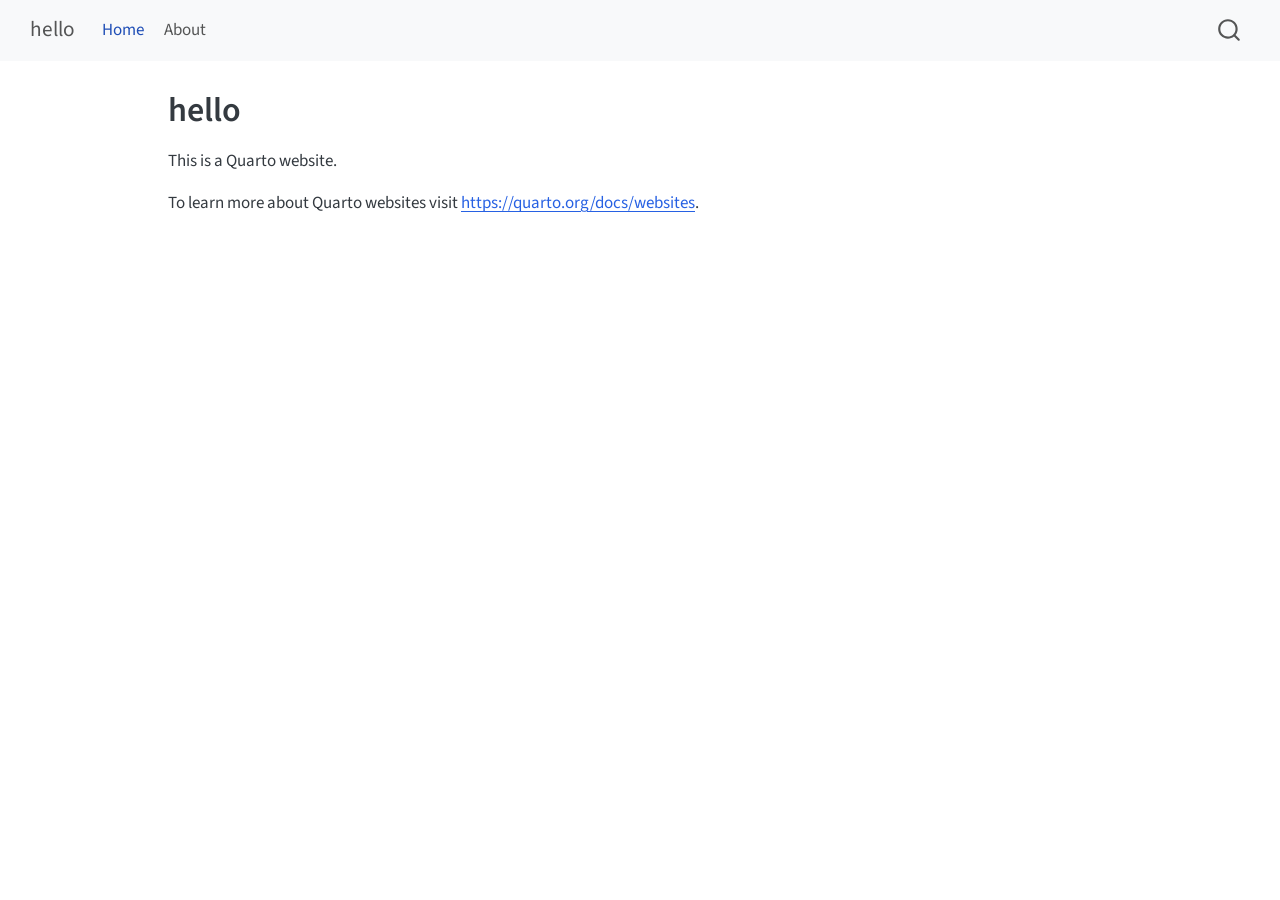
<file: _site/index.html>
<!DOCTYPE html>
<html xmlns="http://www.w3.org/1999/xhtml" lang="en" xml:lang="en"><head>

<meta charset="utf-8">
<meta name="generator" content="quarto-1.9.36">

<meta name="viewport" content="width=device-width, initial-scale=1.0, user-scalable=yes">


<title>hello</title>
<style>
/* Default styles provided by pandoc.
** See https://pandoc.org/MANUAL.html#variables-for-html for config info.
*/
code{white-space: pre-wrap;}
span.smallcaps{font-variant: small-caps;}
div.columns{display: flex; gap: min(4vw, 1.5em);}
div.column{flex: auto; overflow-x: auto;}
div.hanging-indent{margin-left: 1.5em; text-indent: -1.5em;}
ul.task-list{list-style: none;}
ul.task-list li input[type="checkbox"] {
  width: 0.8em;
  margin: 0 0.8em 0.2em -1em; /* quarto-specific, see https://github.com/quarto-dev/quarto-cli/issues/4556 */ 
  vertical-align: middle;
}
</style>


<script src="site_libs/quarto-nav/quarto-nav.js"></script>
<script src="site_libs/quarto-nav/headroom.min.js"></script>
<script src="site_libs/clipboard/clipboard.min.js"></script>
<script src="site_libs/quarto-search/autocomplete.umd.js"></script>
<script src="site_libs/quarto-search/fuse.min.js"></script>
<script src="site_libs/quarto-search/quarto-search.js"></script>
<meta name="quarto:offset" content="./">
<script src="site_libs/quarto-html/quarto.js" type="module"></script>
<script src="site_libs/quarto-html/tabsets/tabsets.js" type="module"></script>
<script src="site_libs/quarto-html/popper.min.js"></script>
<script src="site_libs/quarto-html/tippy.umd.min.js"></script>
<script src="site_libs/quarto-html/anchor.min.js"></script>
<link href="site_libs/quarto-html/tippy.css" rel="stylesheet">
<link href="site_libs/quarto-html/quarto-syntax-highlighting-845c23b38eaddc0f92fda52bfe77a8c8.css" rel="stylesheet" id="quarto-text-highlighting-styles">
<script src="site_libs/bootstrap/bootstrap.min.js"></script>
<link href="site_libs/bootstrap/bootstrap-icons.css" rel="stylesheet">
<link href="site_libs/bootstrap/bootstrap-158031087360bce0ff56dc785ce39e06.min.css" rel="stylesheet" append-hash="true" id="quarto-bootstrap" data-mode="light">
<script id="quarto-search-options" type="application/json">{
  "location": "navbar",
  "copy-button": false,
  "collapse-after": 3,
  "panel-placement": "end",
  "type": "overlay",
  "limit": 50,
  "keyboard-shortcut": [
    "f",
    "/",
    "s"
  ],
  "show-item-context": false,
  "language": {
    "search-no-results-text": "No results",
    "search-matching-documents-text": "matching documents",
    "search-copy-link-title": "Copy link to search",
    "search-hide-matches-text": "Hide additional matches",
    "search-more-match-text": "more match in this document",
    "search-more-matches-text": "more matches in this document",
    "search-clear-button-title": "Clear",
    "search-text-placeholder": "",
    "search-detached-cancel-button-title": "Cancel",
    "search-submit-button-title": "Submit",
    "search-label": "Search"
  }
}</script>


<link rel="stylesheet" href="styles.css">
</head>

<body class="nav-fixed quarto-light">

<div id="quarto-search-results"></div>
  <header id="quarto-header" class="headroom fixed-top">
    <nav class="navbar navbar-expand-lg " data-bs-theme="dark">
      <div class="navbar-container container-fluid">
      <div class="navbar-brand-container mx-auto">
    <a class="navbar-brand" href="./index.html">
    <span class="navbar-title">hello</span>
    </a>
  </div>
            <div id="quarto-search" class="" title="Search"></div>
          <button class="navbar-toggler" type="button" data-bs-toggle="collapse" data-bs-target="#navbarCollapse" aria-controls="navbarCollapse" role="menu" aria-expanded="false" aria-label="Toggle navigation" onclick="if (window.quartoToggleHeadroom) { window.quartoToggleHeadroom(); }">
  <span class="navbar-toggler-icon"></span>
</button>
          <div class="collapse navbar-collapse" id="navbarCollapse">
            <ul class="navbar-nav navbar-nav-scroll me-auto">
  <li class="nav-item">
    <a class="nav-link active" href="./index.html" aria-current="page"> 
<span class="menu-text">Home</span></a>
  </li>  
  <li class="nav-item">
    <a class="nav-link" href="./about.html"> 
<span class="menu-text">About</span></a>
  </li>  
</ul>
          </div> <!-- /navcollapse -->
            <div class="quarto-navbar-tools">
</div>
      </div> <!-- /container-fluid -->
    </nav>
</header>
<!-- content -->
<div id="quarto-content" class="quarto-container page-columns page-rows-contents page-layout-article page-navbar">
<!-- sidebar -->
<!-- margin-sidebar -->
    <div id="quarto-margin-sidebar" class="sidebar margin-sidebar zindex-bottom">
        
    </div>
<!-- main -->
<main class="content" id="quarto-document-content">

<header id="title-block-header" class="quarto-title-block default">
<div class="quarto-title">
<h1 class="title">hello</h1>
</div>



<div class="quarto-title-meta">

    
  
    
  </div>
  


</header>


<p>This is a Quarto website.</p>
<p>To learn more about Quarto websites visit <a href="https://quarto.org/docs/websites" class="uri">https://quarto.org/docs/websites</a>.</p>



</main> <!-- /main -->
<script id="quarto-html-after-body" type="application/javascript">
  window.document.addEventListener("DOMContentLoaded", function (event) {
    const icon = "";
    const anchorJS = new window.AnchorJS();
    anchorJS.options = {
      placement: 'right',
      icon: icon
    };
    anchorJS.add('.anchored');
    const isCodeAnnotation = (el) => {
      for (const clz of el.classList) {
        if (clz.startsWith('code-annotation-')) {                     
          return true;
        }
      }
      return false;
    }
    const onCopySuccess = function(e) {
      // button target
      const button = e.trigger;
      // don't keep focus
      button.blur();
      // flash "checked"
      button.classList.add('code-copy-button-checked');
      var currentTitle = button.getAttribute("title");
      button.setAttribute("title", "Copied!");
      let tooltip;
      if (window.bootstrap) {
        button.setAttribute("data-bs-toggle", "tooltip");
        button.setAttribute("data-bs-placement", "left");
        button.setAttribute("data-bs-title", "Copied!");
        tooltip = new bootstrap.Tooltip(button, 
          { trigger: "manual", 
            customClass: "code-copy-button-tooltip",
            offset: [0, -8]});
        tooltip.show();    
      }
      setTimeout(function() {
        if (tooltip) {
          tooltip.hide();
          button.removeAttribute("data-bs-title");
          button.removeAttribute("data-bs-toggle");
          button.removeAttribute("data-bs-placement");
        }
        button.setAttribute("title", currentTitle);
        button.classList.remove('code-copy-button-checked');
      }, 1000);
      // clear code selection
      e.clearSelection();
    }
    const getTextToCopy = function(trigger) {
      const outerScaffold = trigger.parentElement.cloneNode(true);
      const codeEl = outerScaffold.querySelector('code');
      for (const childEl of codeEl.children) {
        if (isCodeAnnotation(childEl)) {
          childEl.remove();
        }
      }
      return codeEl.innerText;
    }
    const clipboard = new window.ClipboardJS('.code-copy-button:not([data-in-quarto-modal])', {
      text: getTextToCopy
    });
    clipboard.on('success', onCopySuccess);
    if (window.document.getElementById('quarto-embedded-source-code-modal')) {
      const clipboardModal = new window.ClipboardJS('.code-copy-button[data-in-quarto-modal]', {
        text: getTextToCopy,
        container: window.document.getElementById('quarto-embedded-source-code-modal')
      });
      clipboardModal.on('success', onCopySuccess);
    }
      var localhostRegex = new RegExp(/^(?:http|https):\/\/localhost\:?[0-9]*\//);
      var mailtoRegex = new RegExp(/^mailto:/);
        var filterRegex = new RegExp('/' + window.location.host + '/');
      var isInternal = (href) => {
          return filterRegex.test(href) || localhostRegex.test(href) || mailtoRegex.test(href);
      }
      // Inspect non-navigation links and adorn them if external
     var links = window.document.querySelectorAll('a[href]:not(.nav-link):not(.navbar-brand):not(.toc-action):not(.sidebar-link):not(.sidebar-item-toggle):not(.pagination-link):not(.no-external):not([aria-hidden]):not(.dropdown-item):not(.quarto-navigation-tool):not(.about-link)');
      for (var i=0; i<links.length; i++) {
        const link = links[i];
        if (!isInternal(link.href)) {
          // undo the damage that might have been done by quarto-nav.js in the case of
          // links that we want to consider external
          if (link.dataset.originalHref !== undefined) {
            link.href = link.dataset.originalHref;
          }
        }
      }
    function tippyHover(el, contentFn, onTriggerFn, onUntriggerFn) {
      const config = {
        allowHTML: true,
        maxWidth: 500,
        delay: 100,
        arrow: false,
        appendTo: function(el) {
            return el.parentElement;
        },
        interactive: true,
        interactiveBorder: 10,
        theme: 'quarto',
        placement: 'bottom-start',
      };
      if (contentFn) {
        config.content = contentFn;
      }
      if (onTriggerFn) {
        config.onTrigger = onTriggerFn;
      }
      if (onUntriggerFn) {
        config.onUntrigger = onUntriggerFn;
      }
      window.tippy(el, config); 
    }
    const noterefs = window.document.querySelectorAll('a[role="doc-noteref"]');
    for (var i=0; i<noterefs.length; i++) {
      const ref = noterefs[i];
      tippyHover(ref, function() {
        // use id or data attribute instead here
        let href = ref.getAttribute('data-footnote-href') || ref.getAttribute('href');
        try { href = new URL(href).hash; } catch {}
        const id = href.replace(/^#\/?/, "");
        const note = window.document.getElementById(id);
        if (note) {
          return note.innerHTML;
        } else {
          return "";
        }
      });
    }
    const xrefs = window.document.querySelectorAll('a.quarto-xref');
    const processXRef = (id, note) => {
      // Strip column container classes
      const stripColumnClz = (el) => {
        el.classList.remove("page-full", "page-columns");
        if (el.children) {
          for (const child of el.children) {
            stripColumnClz(child);
          }
        }
      }
      stripColumnClz(note)
      if (id === null || id.startsWith('sec-')) {
        // Special case sections, only their first couple elements
        const container = document.createElement("div");
        if (note.children && note.children.length > 2) {
          container.appendChild(note.children[0].cloneNode(true));
          for (let i = 1; i < note.children.length; i++) {
            const child = note.children[i];
            if (child.tagName === "P" && child.innerText === "") {
              continue;
            } else {
              container.appendChild(child.cloneNode(true));
              break;
            }
          }
          if (window.Quarto?.typesetMath) {
            window.Quarto.typesetMath(container);
          }
          return container.innerHTML
        } else {
          if (window.Quarto?.typesetMath) {
            window.Quarto.typesetMath(note);
          }
          return note.innerHTML;
        }
      } else {
        // Remove any anchor links if they are present
        const anchorLink = note.querySelector('a.anchorjs-link');
        if (anchorLink) {
          anchorLink.remove();
        }
        if (window.Quarto?.typesetMath) {
          window.Quarto.typesetMath(note);
        }
        if (note.classList.contains("callout")) {
          return note.outerHTML;
        } else {
          return note.innerHTML;
        }
      }
    }
    for (var i=0; i<xrefs.length; i++) {
      const xref = xrefs[i];
      tippyHover(xref, undefined, function(instance) {
        instance.disable();
        let url = xref.getAttribute('href');
        let hash = undefined; 
        if (url.startsWith('#')) {
          hash = url;
        } else {
          try { hash = new URL(url).hash; } catch {}
        }
        if (hash) {
          const id = hash.replace(/^#\/?/, "");
          const note = window.document.getElementById(id);
          if (note !== null) {
            try {
              const html = processXRef(id, note.cloneNode(true));
              instance.setContent(html);
            } finally {
              instance.enable();
              instance.show();
            }
          } else {
            // See if we can fetch this
            fetch(url.split('#')[0])
            .then(res => res.text())
            .then(html => {
              const parser = new DOMParser();
              const htmlDoc = parser.parseFromString(html, "text/html");
              const note = htmlDoc.getElementById(id);
              if (note !== null) {
                const html = processXRef(id, note);
                instance.setContent(html);
              } 
            }).finally(() => {
              instance.enable();
              instance.show();
            });
          }
        } else {
          // See if we can fetch a full url (with no hash to target)
          // This is a special case and we should probably do some content thinning / targeting
          fetch(url)
          .then(res => res.text())
          .then(html => {
            const parser = new DOMParser();
            const htmlDoc = parser.parseFromString(html, "text/html");
            const note = htmlDoc.querySelector('main.content');
            if (note !== null) {
              // This should only happen for chapter cross references
              // (since there is no id in the URL)
              // remove the first header
              if (note.children.length > 0 && note.children[0].tagName === "HEADER") {
                note.children[0].remove();
              }
              const html = processXRef(null, note);
              instance.setContent(html);
            } 
          }).finally(() => {
            instance.enable();
            instance.show();
          });
        }
      }, function(instance) {
      });
    }
        let selectedAnnoteEl;
        const selectorForAnnotation = ( cell, annotation) => {
          let cellAttr = 'data-code-cell="' + cell + '"';
          let lineAttr = 'data-code-annotation="' +  annotation + '"';
          const selector = 'span[' + cellAttr + '][' + lineAttr + ']';
          return selector;
        }
        const selectCodeLines = (annoteEl) => {
          const doc = window.document;
          const targetCell = annoteEl.getAttribute("data-target-cell");
          const targetAnnotation = annoteEl.getAttribute("data-target-annotation");
          const annoteSpan = window.document.querySelector(selectorForAnnotation(targetCell, targetAnnotation));
          const lines = annoteSpan.getAttribute("data-code-lines").split(",");
          const lineIds = lines.map((line) => {
            return targetCell + "-" + line;
          })
          let top = null;
          let height = null;
          let parent = null;
          if (lineIds.length > 0) {
              //compute the position of the single el (top and bottom and make a div)
              const el = window.document.getElementById(lineIds[0]);
              top = el.offsetTop;
              height = el.offsetHeight;
              parent = el.parentElement.parentElement;
            if (lineIds.length > 1) {
              const lastEl = window.document.getElementById(lineIds[lineIds.length - 1]);
              const bottom = lastEl.offsetTop + lastEl.offsetHeight;
              height = bottom - top;
            }
            if (top !== null && height !== null && parent !== null) {
              // cook up a div (if necessary) and position it 
              let div = window.document.getElementById("code-annotation-line-highlight");
              if (div === null) {
                div = window.document.createElement("div");
                div.setAttribute("id", "code-annotation-line-highlight");
                div.style.position = 'absolute';
                parent.appendChild(div);
              }
              div.style.top = top - 2 + "px";
              div.style.height = height + 4 + "px";
              div.style.left = 0;
              let gutterDiv = window.document.getElementById("code-annotation-line-highlight-gutter");
              if (gutterDiv === null) {
                gutterDiv = window.document.createElement("div");
                gutterDiv.setAttribute("id", "code-annotation-line-highlight-gutter");
                gutterDiv.style.position = 'absolute';
                const codeCell = window.document.getElementById(targetCell);
                const gutter = codeCell.querySelector('.code-annotation-gutter');
                gutter.appendChild(gutterDiv);
              }
              gutterDiv.style.top = top - 2 + "px";
              gutterDiv.style.height = height + 4 + "px";
            }
            selectedAnnoteEl = annoteEl;
          }
        };
        const unselectCodeLines = () => {
          const elementsIds = ["code-annotation-line-highlight", "code-annotation-line-highlight-gutter"];
          elementsIds.forEach((elId) => {
            const div = window.document.getElementById(elId);
            if (div) {
              div.remove();
            }
          });
          selectedAnnoteEl = undefined;
        };
          // Handle positioning of the toggle
      window.addEventListener(
        "resize",
        throttle(() => {
          elRect = undefined;
          if (selectedAnnoteEl) {
            selectCodeLines(selectedAnnoteEl);
          }
        }, 10)
      );
      function throttle(fn, ms) {
      let throttle = false;
      let timer;
        return (...args) => {
          if(!throttle) { // first call gets through
              fn.apply(this, args);
              throttle = true;
          } else { // all the others get throttled
              if(timer) clearTimeout(timer); // cancel #2
              timer = setTimeout(() => {
                fn.apply(this, args);
                timer = throttle = false;
              }, ms);
          }
        };
      }
        // Attach click handler to the DT
        const annoteDls = window.document.querySelectorAll('dt[data-target-cell]');
        for (const annoteDlNode of annoteDls) {
          annoteDlNode.addEventListener('click', (event) => {
            const clickedEl = event.target;
            if (clickedEl !== selectedAnnoteEl) {
              unselectCodeLines();
              const activeEl = window.document.querySelector('dt[data-target-cell].code-annotation-active');
              if (activeEl) {
                activeEl.classList.remove('code-annotation-active');
              }
              selectCodeLines(clickedEl);
              clickedEl.classList.add('code-annotation-active');
            } else {
              // Unselect the line
              unselectCodeLines();
              clickedEl.classList.remove('code-annotation-active');
            }
          });
        }
    const findCites = (el) => {
      const parentEl = el.parentElement;
      if (parentEl) {
        const cites = parentEl.dataset.cites;
        if (cites) {
          return {
            el,
            cites: cites.split(' ')
          };
        } else {
          return findCites(el.parentElement)
        }
      } else {
        return undefined;
      }
    };
    var bibliorefs = window.document.querySelectorAll('a[role="doc-biblioref"]');
    for (var i=0; i<bibliorefs.length; i++) {
      const ref = bibliorefs[i];
      const citeInfo = findCites(ref);
      if (citeInfo) {
        tippyHover(citeInfo.el, function() {
          var popup = window.document.createElement('div');
          citeInfo.cites.forEach(function(cite) {
            var citeDiv = window.document.createElement('div');
            citeDiv.classList.add('hanging-indent');
            citeDiv.classList.add('csl-entry');
            var biblioDiv = window.document.getElementById('ref-' + cite);
            if (biblioDiv) {
              citeDiv.innerHTML = biblioDiv.innerHTML;
            }
            popup.appendChild(citeDiv);
          });
          return popup.innerHTML;
        });
      }
    }
  });
  </script>
</div> <!-- /content -->




</body></html>
</file>
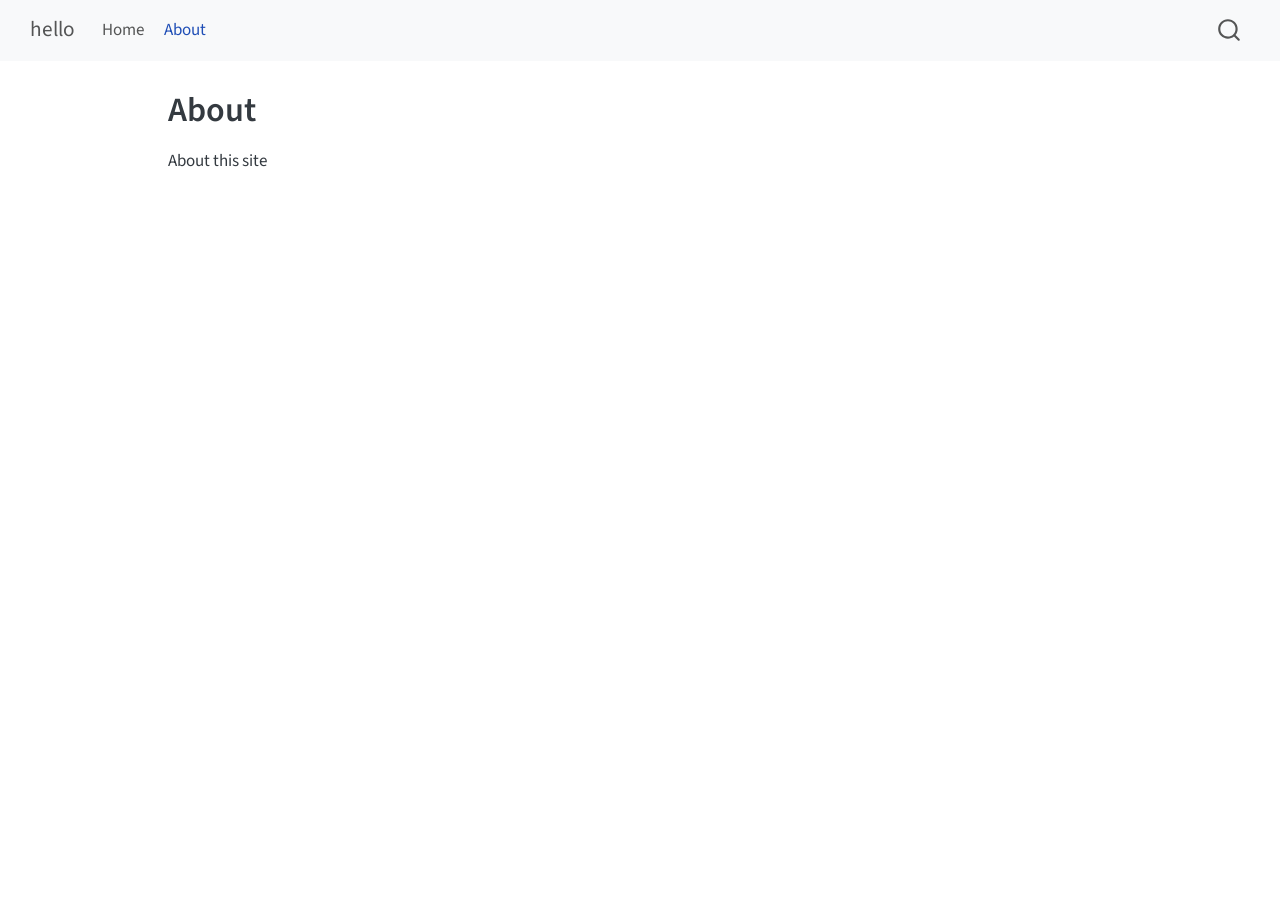
<file: _site/about.html>
<!DOCTYPE html>
<html xmlns="http://www.w3.org/1999/xhtml" lang="en" xml:lang="en"><head>

<meta charset="utf-8">
<meta name="generator" content="quarto-1.9.36">

<meta name="viewport" content="width=device-width, initial-scale=1.0, user-scalable=yes">


<title>About – hello</title>
<style>
/* Default styles provided by pandoc.
** See https://pandoc.org/MANUAL.html#variables-for-html for config info.
*/
code{white-space: pre-wrap;}
span.smallcaps{font-variant: small-caps;}
div.columns{display: flex; gap: min(4vw, 1.5em);}
div.column{flex: auto; overflow-x: auto;}
div.hanging-indent{margin-left: 1.5em; text-indent: -1.5em;}
ul.task-list{list-style: none;}
ul.task-list li input[type="checkbox"] {
  width: 0.8em;
  margin: 0 0.8em 0.2em -1em; /* quarto-specific, see https://github.com/quarto-dev/quarto-cli/issues/4556 */ 
  vertical-align: middle;
}
</style>


<script src="site_libs/quarto-nav/quarto-nav.js"></script>
<script src="site_libs/quarto-nav/headroom.min.js"></script>
<script src="site_libs/clipboard/clipboard.min.js"></script>
<script src="site_libs/quarto-search/autocomplete.umd.js"></script>
<script src="site_libs/quarto-search/fuse.min.js"></script>
<script src="site_libs/quarto-search/quarto-search.js"></script>
<meta name="quarto:offset" content="./">
<script src="site_libs/quarto-html/quarto.js" type="module"></script>
<script src="site_libs/quarto-html/tabsets/tabsets.js" type="module"></script>
<script src="site_libs/quarto-html/popper.min.js"></script>
<script src="site_libs/quarto-html/tippy.umd.min.js"></script>
<script src="site_libs/quarto-html/anchor.min.js"></script>
<link href="site_libs/quarto-html/tippy.css" rel="stylesheet">
<link href="site_libs/quarto-html/quarto-syntax-highlighting-845c23b38eaddc0f92fda52bfe77a8c8.css" rel="stylesheet" id="quarto-text-highlighting-styles">
<script src="site_libs/bootstrap/bootstrap.min.js"></script>
<link href="site_libs/bootstrap/bootstrap-icons.css" rel="stylesheet">
<link href="site_libs/bootstrap/bootstrap-158031087360bce0ff56dc785ce39e06.min.css" rel="stylesheet" append-hash="true" id="quarto-bootstrap" data-mode="light">
<script id="quarto-search-options" type="application/json">{
  "location": "navbar",
  "copy-button": false,
  "collapse-after": 3,
  "panel-placement": "end",
  "type": "overlay",
  "limit": 50,
  "keyboard-shortcut": [
    "f",
    "/",
    "s"
  ],
  "show-item-context": false,
  "language": {
    "search-no-results-text": "No results",
    "search-matching-documents-text": "matching documents",
    "search-copy-link-title": "Copy link to search",
    "search-hide-matches-text": "Hide additional matches",
    "search-more-match-text": "more match in this document",
    "search-more-matches-text": "more matches in this document",
    "search-clear-button-title": "Clear",
    "search-text-placeholder": "",
    "search-detached-cancel-button-title": "Cancel",
    "search-submit-button-title": "Submit",
    "search-label": "Search"
  }
}</script>


<link rel="stylesheet" href="styles.css">
</head>

<body class="nav-fixed quarto-light">

<div id="quarto-search-results"></div>
  <header id="quarto-header" class="headroom fixed-top">
    <nav class="navbar navbar-expand-lg " data-bs-theme="dark">
      <div class="navbar-container container-fluid">
      <div class="navbar-brand-container mx-auto">
    <a class="navbar-brand" href="./index.html">
    <span class="navbar-title">hello</span>
    </a>
  </div>
            <div id="quarto-search" class="" title="Search"></div>
          <button class="navbar-toggler" type="button" data-bs-toggle="collapse" data-bs-target="#navbarCollapse" aria-controls="navbarCollapse" role="menu" aria-expanded="false" aria-label="Toggle navigation" onclick="if (window.quartoToggleHeadroom) { window.quartoToggleHeadroom(); }">
  <span class="navbar-toggler-icon"></span>
</button>
          <div class="collapse navbar-collapse" id="navbarCollapse">
            <ul class="navbar-nav navbar-nav-scroll me-auto">
  <li class="nav-item">
    <a class="nav-link" href="./index.html"> 
<span class="menu-text">Home</span></a>
  </li>  
  <li class="nav-item">
    <a class="nav-link active" href="./about.html" aria-current="page"> 
<span class="menu-text">About</span></a>
  </li>  
</ul>
          </div> <!-- /navcollapse -->
            <div class="quarto-navbar-tools">
</div>
      </div> <!-- /container-fluid -->
    </nav>
</header>
<!-- content -->
<div id="quarto-content" class="quarto-container page-columns page-rows-contents page-layout-article page-navbar">
<!-- sidebar -->
<!-- margin-sidebar -->
    <div id="quarto-margin-sidebar" class="sidebar margin-sidebar zindex-bottom">
        
    </div>
<!-- main -->
<main class="content" id="quarto-document-content">

<header id="title-block-header" class="quarto-title-block default">
<div class="quarto-title">
<h1 class="title">About</h1>
</div>



<div class="quarto-title-meta">

    
  
    
  </div>
  


</header>


<p>About this site</p>



</main> <!-- /main -->
<script id="quarto-html-after-body" type="application/javascript">
  window.document.addEventListener("DOMContentLoaded", function (event) {
    const icon = "";
    const anchorJS = new window.AnchorJS();
    anchorJS.options = {
      placement: 'right',
      icon: icon
    };
    anchorJS.add('.anchored');
    const isCodeAnnotation = (el) => {
      for (const clz of el.classList) {
        if (clz.startsWith('code-annotation-')) {                     
          return true;
        }
      }
      return false;
    }
    const onCopySuccess = function(e) {
      // button target
      const button = e.trigger;
      // don't keep focus
      button.blur();
      // flash "checked"
      button.classList.add('code-copy-button-checked');
      var currentTitle = button.getAttribute("title");
      button.setAttribute("title", "Copied!");
      let tooltip;
      if (window.bootstrap) {
        button.setAttribute("data-bs-toggle", "tooltip");
        button.setAttribute("data-bs-placement", "left");
        button.setAttribute("data-bs-title", "Copied!");
        tooltip = new bootstrap.Tooltip(button, 
          { trigger: "manual", 
            customClass: "code-copy-button-tooltip",
            offset: [0, -8]});
        tooltip.show();    
      }
      setTimeout(function() {
        if (tooltip) {
          tooltip.hide();
          button.removeAttribute("data-bs-title");
          button.removeAttribute("data-bs-toggle");
          button.removeAttribute("data-bs-placement");
        }
        button.setAttribute("title", currentTitle);
        button.classList.remove('code-copy-button-checked');
      }, 1000);
      // clear code selection
      e.clearSelection();
    }
    const getTextToCopy = function(trigger) {
      const outerScaffold = trigger.parentElement.cloneNode(true);
      const codeEl = outerScaffold.querySelector('code');
      for (const childEl of codeEl.children) {
        if (isCodeAnnotation(childEl)) {
          childEl.remove();
        }
      }
      return codeEl.innerText;
    }
    const clipboard = new window.ClipboardJS('.code-copy-button:not([data-in-quarto-modal])', {
      text: getTextToCopy
    });
    clipboard.on('success', onCopySuccess);
    if (window.document.getElementById('quarto-embedded-source-code-modal')) {
      const clipboardModal = new window.ClipboardJS('.code-copy-button[data-in-quarto-modal]', {
        text: getTextToCopy,
        container: window.document.getElementById('quarto-embedded-source-code-modal')
      });
      clipboardModal.on('success', onCopySuccess);
    }
      var localhostRegex = new RegExp(/^(?:http|https):\/\/localhost\:?[0-9]*\//);
      var mailtoRegex = new RegExp(/^mailto:/);
        var filterRegex = new RegExp('/' + window.location.host + '/');
      var isInternal = (href) => {
          return filterRegex.test(href) || localhostRegex.test(href) || mailtoRegex.test(href);
      }
      // Inspect non-navigation links and adorn them if external
     var links = window.document.querySelectorAll('a[href]:not(.nav-link):not(.navbar-brand):not(.toc-action):not(.sidebar-link):not(.sidebar-item-toggle):not(.pagination-link):not(.no-external):not([aria-hidden]):not(.dropdown-item):not(.quarto-navigation-tool):not(.about-link)');
      for (var i=0; i<links.length; i++) {
        const link = links[i];
        if (!isInternal(link.href)) {
          // undo the damage that might have been done by quarto-nav.js in the case of
          // links that we want to consider external
          if (link.dataset.originalHref !== undefined) {
            link.href = link.dataset.originalHref;
          }
        }
      }
    function tippyHover(el, contentFn, onTriggerFn, onUntriggerFn) {
      const config = {
        allowHTML: true,
        maxWidth: 500,
        delay: 100,
        arrow: false,
        appendTo: function(el) {
            return el.parentElement;
        },
        interactive: true,
        interactiveBorder: 10,
        theme: 'quarto',
        placement: 'bottom-start',
      };
      if (contentFn) {
        config.content = contentFn;
      }
      if (onTriggerFn) {
        config.onTrigger = onTriggerFn;
      }
      if (onUntriggerFn) {
        config.onUntrigger = onUntriggerFn;
      }
      window.tippy(el, config); 
    }
    const noterefs = window.document.querySelectorAll('a[role="doc-noteref"]');
    for (var i=0; i<noterefs.length; i++) {
      const ref = noterefs[i];
      tippyHover(ref, function() {
        // use id or data attribute instead here
        let href = ref.getAttribute('data-footnote-href') || ref.getAttribute('href');
        try { href = new URL(href).hash; } catch {}
        const id = href.replace(/^#\/?/, "");
        const note = window.document.getElementById(id);
        if (note) {
          return note.innerHTML;
        } else {
          return "";
        }
      });
    }
    const xrefs = window.document.querySelectorAll('a.quarto-xref');
    const processXRef = (id, note) => {
      // Strip column container classes
      const stripColumnClz = (el) => {
        el.classList.remove("page-full", "page-columns");
        if (el.children) {
          for (const child of el.children) {
            stripColumnClz(child);
          }
        }
      }
      stripColumnClz(note)
      if (id === null || id.startsWith('sec-')) {
        // Special case sections, only their first couple elements
        const container = document.createElement("div");
        if (note.children && note.children.length > 2) {
          container.appendChild(note.children[0].cloneNode(true));
          for (let i = 1; i < note.children.length; i++) {
            const child = note.children[i];
            if (child.tagName === "P" && child.innerText === "") {
              continue;
            } else {
              container.appendChild(child.cloneNode(true));
              break;
            }
          }
          if (window.Quarto?.typesetMath) {
            window.Quarto.typesetMath(container);
          }
          return container.innerHTML
        } else {
          if (window.Quarto?.typesetMath) {
            window.Quarto.typesetMath(note);
          }
          return note.innerHTML;
        }
      } else {
        // Remove any anchor links if they are present
        const anchorLink = note.querySelector('a.anchorjs-link');
        if (anchorLink) {
          anchorLink.remove();
        }
        if (window.Quarto?.typesetMath) {
          window.Quarto.typesetMath(note);
        }
        if (note.classList.contains("callout")) {
          return note.outerHTML;
        } else {
          return note.innerHTML;
        }
      }
    }
    for (var i=0; i<xrefs.length; i++) {
      const xref = xrefs[i];
      tippyHover(xref, undefined, function(instance) {
        instance.disable();
        let url = xref.getAttribute('href');
        let hash = undefined; 
        if (url.startsWith('#')) {
          hash = url;
        } else {
          try { hash = new URL(url).hash; } catch {}
        }
        if (hash) {
          const id = hash.replace(/^#\/?/, "");
          const note = window.document.getElementById(id);
          if (note !== null) {
            try {
              const html = processXRef(id, note.cloneNode(true));
              instance.setContent(html);
            } finally {
              instance.enable();
              instance.show();
            }
          } else {
            // See if we can fetch this
            fetch(url.split('#')[0])
            .then(res => res.text())
            .then(html => {
              const parser = new DOMParser();
              const htmlDoc = parser.parseFromString(html, "text/html");
              const note = htmlDoc.getElementById(id);
              if (note !== null) {
                const html = processXRef(id, note);
                instance.setContent(html);
              } 
            }).finally(() => {
              instance.enable();
              instance.show();
            });
          }
        } else {
          // See if we can fetch a full url (with no hash to target)
          // This is a special case and we should probably do some content thinning / targeting
          fetch(url)
          .then(res => res.text())
          .then(html => {
            const parser = new DOMParser();
            const htmlDoc = parser.parseFromString(html, "text/html");
            const note = htmlDoc.querySelector('main.content');
            if (note !== null) {
              // This should only happen for chapter cross references
              // (since there is no id in the URL)
              // remove the first header
              if (note.children.length > 0 && note.children[0].tagName === "HEADER") {
                note.children[0].remove();
              }
              const html = processXRef(null, note);
              instance.setContent(html);
            } 
          }).finally(() => {
            instance.enable();
            instance.show();
          });
        }
      }, function(instance) {
      });
    }
        let selectedAnnoteEl;
        const selectorForAnnotation = ( cell, annotation) => {
          let cellAttr = 'data-code-cell="' + cell + '"';
          let lineAttr = 'data-code-annotation="' +  annotation + '"';
          const selector = 'span[' + cellAttr + '][' + lineAttr + ']';
          return selector;
        }
        const selectCodeLines = (annoteEl) => {
          const doc = window.document;
          const targetCell = annoteEl.getAttribute("data-target-cell");
          const targetAnnotation = annoteEl.getAttribute("data-target-annotation");
          const annoteSpan = window.document.querySelector(selectorForAnnotation(targetCell, targetAnnotation));
          const lines = annoteSpan.getAttribute("data-code-lines").split(",");
          const lineIds = lines.map((line) => {
            return targetCell + "-" + line;
          })
          let top = null;
          let height = null;
          let parent = null;
          if (lineIds.length > 0) {
              //compute the position of the single el (top and bottom and make a div)
              const el = window.document.getElementById(lineIds[0]);
              top = el.offsetTop;
              height = el.offsetHeight;
              parent = el.parentElement.parentElement;
            if (lineIds.length > 1) {
              const lastEl = window.document.getElementById(lineIds[lineIds.length - 1]);
              const bottom = lastEl.offsetTop + lastEl.offsetHeight;
              height = bottom - top;
            }
            if (top !== null && height !== null && parent !== null) {
              // cook up a div (if necessary) and position it 
              let div = window.document.getElementById("code-annotation-line-highlight");
              if (div === null) {
                div = window.document.createElement("div");
                div.setAttribute("id", "code-annotation-line-highlight");
                div.style.position = 'absolute';
                parent.appendChild(div);
              }
              div.style.top = top - 2 + "px";
              div.style.height = height + 4 + "px";
              div.style.left = 0;
              let gutterDiv = window.document.getElementById("code-annotation-line-highlight-gutter");
              if (gutterDiv === null) {
                gutterDiv = window.document.createElement("div");
                gutterDiv.setAttribute("id", "code-annotation-line-highlight-gutter");
                gutterDiv.style.position = 'absolute';
                const codeCell = window.document.getElementById(targetCell);
                const gutter = codeCell.querySelector('.code-annotation-gutter');
                gutter.appendChild(gutterDiv);
              }
              gutterDiv.style.top = top - 2 + "px";
              gutterDiv.style.height = height + 4 + "px";
            }
            selectedAnnoteEl = annoteEl;
          }
        };
        const unselectCodeLines = () => {
          const elementsIds = ["code-annotation-line-highlight", "code-annotation-line-highlight-gutter"];
          elementsIds.forEach((elId) => {
            const div = window.document.getElementById(elId);
            if (div) {
              div.remove();
            }
          });
          selectedAnnoteEl = undefined;
        };
          // Handle positioning of the toggle
      window.addEventListener(
        "resize",
        throttle(() => {
          elRect = undefined;
          if (selectedAnnoteEl) {
            selectCodeLines(selectedAnnoteEl);
          }
        }, 10)
      );
      function throttle(fn, ms) {
      let throttle = false;
      let timer;
        return (...args) => {
          if(!throttle) { // first call gets through
              fn.apply(this, args);
              throttle = true;
          } else { // all the others get throttled
              if(timer) clearTimeout(timer); // cancel #2
              timer = setTimeout(() => {
                fn.apply(this, args);
                timer = throttle = false;
              }, ms);
          }
        };
      }
        // Attach click handler to the DT
        const annoteDls = window.document.querySelectorAll('dt[data-target-cell]');
        for (const annoteDlNode of annoteDls) {
          annoteDlNode.addEventListener('click', (event) => {
            const clickedEl = event.target;
            if (clickedEl !== selectedAnnoteEl) {
              unselectCodeLines();
              const activeEl = window.document.querySelector('dt[data-target-cell].code-annotation-active');
              if (activeEl) {
                activeEl.classList.remove('code-annotation-active');
              }
              selectCodeLines(clickedEl);
              clickedEl.classList.add('code-annotation-active');
            } else {
              // Unselect the line
              unselectCodeLines();
              clickedEl.classList.remove('code-annotation-active');
            }
          });
        }
    const findCites = (el) => {
      const parentEl = el.parentElement;
      if (parentEl) {
        const cites = parentEl.dataset.cites;
        if (cites) {
          return {
            el,
            cites: cites.split(' ')
          };
        } else {
          return findCites(el.parentElement)
        }
      } else {
        return undefined;
      }
    };
    var bibliorefs = window.document.querySelectorAll('a[role="doc-biblioref"]');
    for (var i=0; i<bibliorefs.length; i++) {
      const ref = bibliorefs[i];
      const citeInfo = findCites(ref);
      if (citeInfo) {
        tippyHover(citeInfo.el, function() {
          var popup = window.document.createElement('div');
          citeInfo.cites.forEach(function(cite) {
            var citeDiv = window.document.createElement('div');
            citeDiv.classList.add('hanging-indent');
            citeDiv.classList.add('csl-entry');
            var biblioDiv = window.document.getElementById('ref-' + cite);
            if (biblioDiv) {
              citeDiv.innerHTML = biblioDiv.innerHTML;
            }
            popup.appendChild(citeDiv);
          });
          return popup.innerHTML;
        });
      }
    }
  });
  </script>
</div> <!-- /content -->




</body></html>
</file>
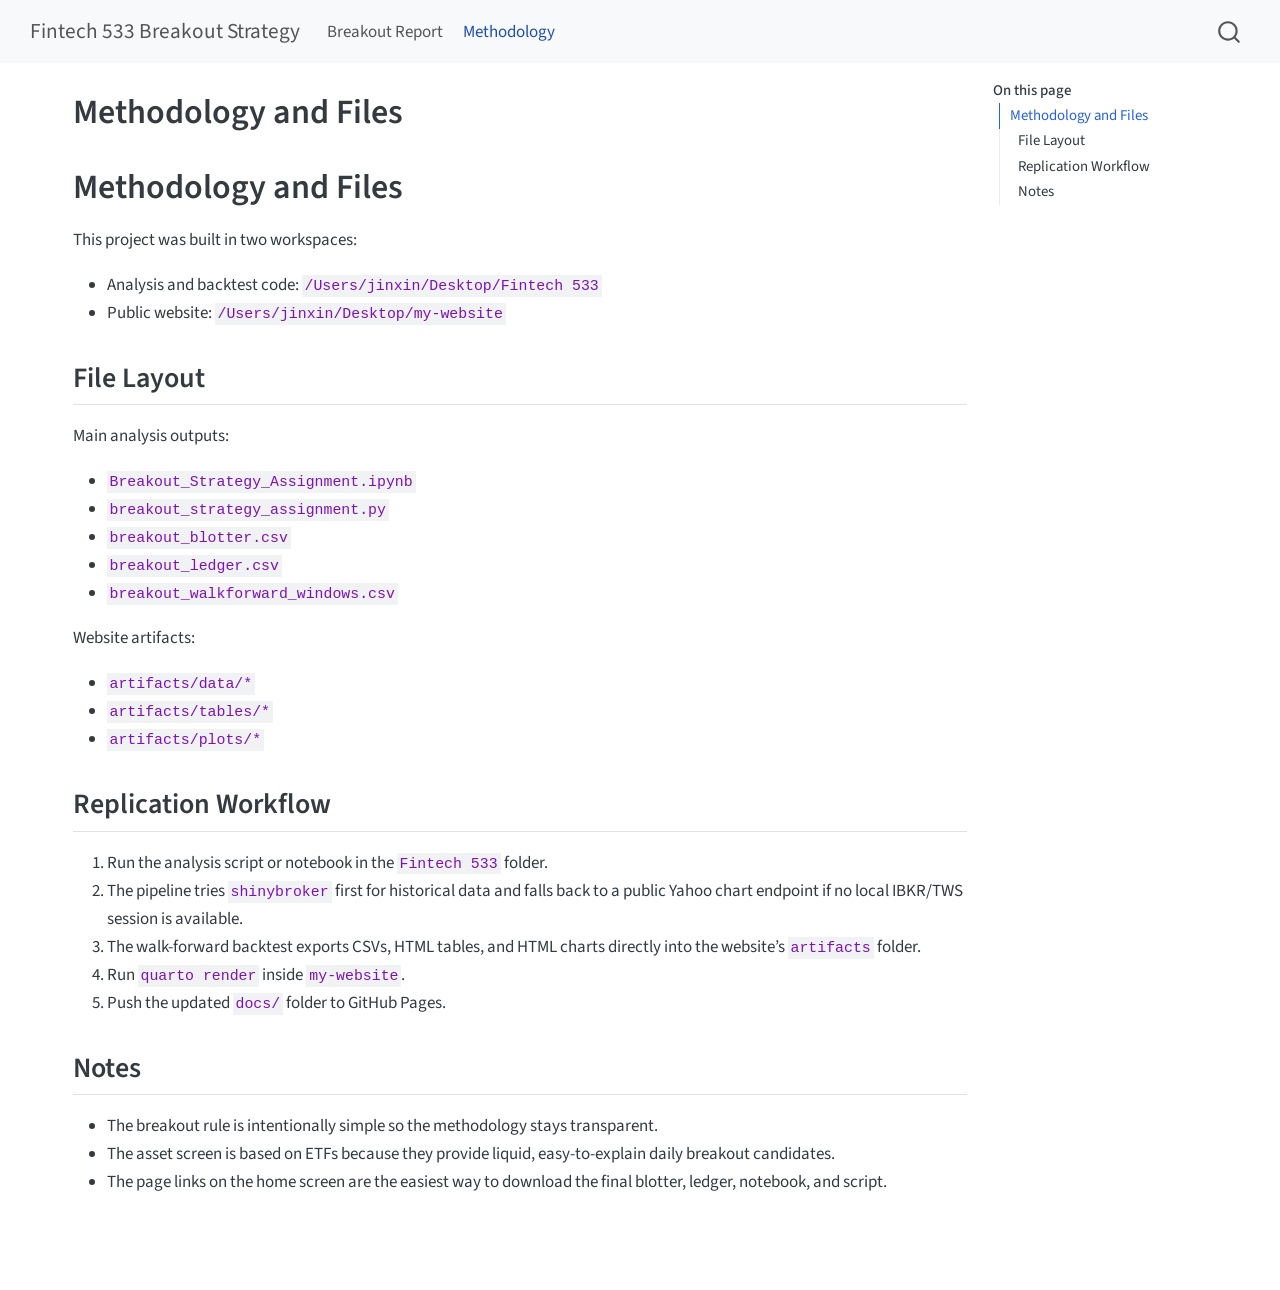
<file: docs/about.html>
<!DOCTYPE html>
<html xmlns="http://www.w3.org/1999/xhtml" lang="en" xml:lang="en"><head>

<meta charset="utf-8">
<meta name="generator" content="quarto-1.9.36">

<meta name="viewport" content="width=device-width, initial-scale=1.0, user-scalable=yes">


<title>Methodology and Files – Fintech 533 Breakout Strategy</title>
<style>
/* Default styles provided by pandoc.
** See https://pandoc.org/MANUAL.html#variables-for-html for config info.
*/
code{white-space: pre-wrap;}
span.smallcaps{font-variant: small-caps;}
div.columns{display: flex; gap: min(4vw, 1.5em);}
div.column{flex: auto; overflow-x: auto;}
div.hanging-indent{margin-left: 1.5em; text-indent: -1.5em;}
ul.task-list{list-style: none;}
ul.task-list li input[type="checkbox"] {
  width: 0.8em;
  margin: 0 0.8em 0.2em -1em; /* quarto-specific, see https://github.com/quarto-dev/quarto-cli/issues/4556 */ 
  vertical-align: middle;
}
</style>


<script src="site_libs/quarto-nav/quarto-nav.js"></script>
<script src="site_libs/quarto-nav/headroom.min.js"></script>
<script src="site_libs/clipboard/clipboard.min.js"></script>
<script src="site_libs/quarto-search/autocomplete.umd.js"></script>
<script src="site_libs/quarto-search/fuse.min.js"></script>
<script src="site_libs/quarto-search/quarto-search.js"></script>
<meta name="quarto:offset" content="./">
<script src="site_libs/quarto-html/quarto.js" type="module"></script>
<script src="site_libs/quarto-html/tabsets/tabsets.js" type="module"></script>
<script src="site_libs/quarto-html/popper.min.js"></script>
<script src="site_libs/quarto-html/tippy.umd.min.js"></script>
<script src="site_libs/quarto-html/anchor.min.js"></script>
<link href="site_libs/quarto-html/tippy.css" rel="stylesheet">
<link href="site_libs/quarto-html/quarto-syntax-highlighting-845c23b38eaddc0f92fda52bfe77a8c8.css" rel="stylesheet" id="quarto-text-highlighting-styles">
<script src="site_libs/bootstrap/bootstrap.min.js"></script>
<link href="site_libs/bootstrap/bootstrap-icons.css" rel="stylesheet">
<link href="site_libs/bootstrap/bootstrap-158031087360bce0ff56dc785ce39e06.min.css" rel="stylesheet" append-hash="true" id="quarto-bootstrap" data-mode="light">
<script id="quarto-search-options" type="application/json">{
  "location": "navbar",
  "copy-button": false,
  "collapse-after": 3,
  "panel-placement": "end",
  "type": "overlay",
  "limit": 50,
  "keyboard-shortcut": [
    "f",
    "/",
    "s"
  ],
  "show-item-context": false,
  "language": {
    "search-no-results-text": "No results",
    "search-matching-documents-text": "matching documents",
    "search-copy-link-title": "Copy link to search",
    "search-hide-matches-text": "Hide additional matches",
    "search-more-match-text": "more match in this document",
    "search-more-matches-text": "more matches in this document",
    "search-clear-button-title": "Clear",
    "search-text-placeholder": "",
    "search-detached-cancel-button-title": "Cancel",
    "search-submit-button-title": "Submit",
    "search-label": "Search"
  }
}</script>


<link rel="stylesheet" href="styles.css">
</head>

<body class="nav-fixed quarto-light">

<div id="quarto-search-results"></div>
  <header id="quarto-header" class="headroom fixed-top">
    <nav class="navbar navbar-expand-lg " data-bs-theme="dark">
      <div class="navbar-container container-fluid">
      <div class="navbar-brand-container mx-auto">
    <a class="navbar-brand" href="./index.html">
    <span class="navbar-title">Fintech 533 Breakout Strategy</span>
    </a>
  </div>
            <div id="quarto-search" class="" title="Search"></div>
          <button class="navbar-toggler" type="button" data-bs-toggle="collapse" data-bs-target="#navbarCollapse" aria-controls="navbarCollapse" role="menu" aria-expanded="false" aria-label="Toggle navigation" onclick="if (window.quartoToggleHeadroom) { window.quartoToggleHeadroom(); }">
  <span class="navbar-toggler-icon"></span>
</button>
          <div class="collapse navbar-collapse" id="navbarCollapse">
            <ul class="navbar-nav navbar-nav-scroll me-auto">
  <li class="nav-item">
    <a class="nav-link" href="./index.html"> 
<span class="menu-text">Breakout Report</span></a>
  </li>  
  <li class="nav-item">
    <a class="nav-link active" href="./about.html" aria-current="page"> 
<span class="menu-text">Methodology</span></a>
  </li>  
</ul>
          </div> <!-- /navcollapse -->
            <div class="quarto-navbar-tools">
</div>
      </div> <!-- /container-fluid -->
    </nav>
</header>
<!-- content -->
<div id="quarto-content" class="quarto-container page-columns page-rows-contents page-layout-full page-navbar">
<!-- sidebar -->
<!-- margin-sidebar -->
    <div id="quarto-margin-sidebar" class="sidebar margin-sidebar">
        <nav id="TOC" role="doc-toc" class="toc-active">
    <h2 id="toc-title">On this page</h2>
   
  <ul>
  <li><a href="#methodology-and-files" id="toc-methodology-and-files" class="nav-link active" data-scroll-target="#methodology-and-files">Methodology and Files</a>
  <ul class="collapse">
  <li><a href="#file-layout" id="toc-file-layout" class="nav-link" data-scroll-target="#file-layout">File Layout</a></li>
  <li><a href="#replication-workflow" id="toc-replication-workflow" class="nav-link" data-scroll-target="#replication-workflow">Replication Workflow</a></li>
  <li><a href="#notes" id="toc-notes" class="nav-link" data-scroll-target="#notes">Notes</a></li>
  </ul></li>
  </ul>
</nav>
    </div>
<!-- main -->
<main class="content column-page-left" id="quarto-document-content">

<header id="title-block-header" class="quarto-title-block default">
<div class="quarto-title">
<h1 class="title">Methodology and Files</h1>
</div>



<div class="quarto-title-meta column-page-left">

    
  
    
  </div>
  


</header>


<section id="methodology-and-files" class="level1">
<h1>Methodology and Files</h1>
<p>This project was built in two workspaces:</p>
<ul>
<li>Analysis and backtest code: <code>/Users/jinxin/Desktop/Fintech 533</code></li>
<li>Public website: <code>/Users/jinxin/Desktop/my-website</code></li>
</ul>
<section id="file-layout" class="level2">
<h2 class="anchored" data-anchor-id="file-layout">File Layout</h2>
<p>Main analysis outputs:</p>
<ul>
<li><code>Breakout_Strategy_Assignment.ipynb</code></li>
<li><code>breakout_strategy_assignment.py</code></li>
<li><code>breakout_blotter.csv</code></li>
<li><code>breakout_ledger.csv</code></li>
<li><code>breakout_walkforward_windows.csv</code></li>
</ul>
<p>Website artifacts:</p>
<ul>
<li><code>artifacts/data/*</code></li>
<li><code>artifacts/tables/*</code></li>
<li><code>artifacts/plots/*</code></li>
</ul>
</section>
<section id="replication-workflow" class="level2">
<h2 class="anchored" data-anchor-id="replication-workflow">Replication Workflow</h2>
<ol type="1">
<li>Run the analysis script or notebook in the <code>Fintech 533</code> folder.</li>
<li>The pipeline tries <code>shinybroker</code> first for historical data and falls back to a public Yahoo chart endpoint if no local IBKR/TWS session is available.</li>
<li>The walk-forward backtest exports CSVs, HTML tables, and HTML charts directly into the website’s <code>artifacts</code> folder.</li>
<li>Run <code>quarto render</code> inside <code>my-website</code>.</li>
<li>Push the updated <code>docs/</code> folder to GitHub Pages.</li>
</ol>
</section>
<section id="notes" class="level2">
<h2 class="anchored" data-anchor-id="notes">Notes</h2>
<ul>
<li>The breakout rule is intentionally simple so the methodology stays transparent.</li>
<li>The asset screen is based on ETFs because they provide liquid, easy-to-explain daily breakout candidates.</li>
<li>The page links on the home screen are the easiest way to download the final blotter, ledger, notebook, and script.</li>
</ul>


</section>
</section>

</main> <!-- /main -->
<script id="quarto-html-after-body" type="application/javascript">
  window.document.addEventListener("DOMContentLoaded", function (event) {
    const icon = "";
    const anchorJS = new window.AnchorJS();
    anchorJS.options = {
      placement: 'right',
      icon: icon
    };
    anchorJS.add('.anchored');
    const isCodeAnnotation = (el) => {
      for (const clz of el.classList) {
        if (clz.startsWith('code-annotation-')) {                     
          return true;
        }
      }
      return false;
    }
    const onCopySuccess = function(e) {
      // button target
      const button = e.trigger;
      // don't keep focus
      button.blur();
      // flash "checked"
      button.classList.add('code-copy-button-checked');
      var currentTitle = button.getAttribute("title");
      button.setAttribute("title", "Copied!");
      let tooltip;
      if (window.bootstrap) {
        button.setAttribute("data-bs-toggle", "tooltip");
        button.setAttribute("data-bs-placement", "left");
        button.setAttribute("data-bs-title", "Copied!");
        tooltip = new bootstrap.Tooltip(button, 
          { trigger: "manual", 
            customClass: "code-copy-button-tooltip",
            offset: [0, -8]});
        tooltip.show();    
      }
      setTimeout(function() {
        if (tooltip) {
          tooltip.hide();
          button.removeAttribute("data-bs-title");
          button.removeAttribute("data-bs-toggle");
          button.removeAttribute("data-bs-placement");
        }
        button.setAttribute("title", currentTitle);
        button.classList.remove('code-copy-button-checked');
      }, 1000);
      // clear code selection
      e.clearSelection();
    }
    const getTextToCopy = function(trigger) {
      const outerScaffold = trigger.parentElement.cloneNode(true);
      const codeEl = outerScaffold.querySelector('code');
      for (const childEl of codeEl.children) {
        if (isCodeAnnotation(childEl)) {
          childEl.remove();
        }
      }
      return codeEl.innerText;
    }
    const clipboard = new window.ClipboardJS('.code-copy-button:not([data-in-quarto-modal])', {
      text: getTextToCopy
    });
    clipboard.on('success', onCopySuccess);
    if (window.document.getElementById('quarto-embedded-source-code-modal')) {
      const clipboardModal = new window.ClipboardJS('.code-copy-button[data-in-quarto-modal]', {
        text: getTextToCopy,
        container: window.document.getElementById('quarto-embedded-source-code-modal')
      });
      clipboardModal.on('success', onCopySuccess);
    }
      var localhostRegex = new RegExp(/^(?:http|https):\/\/localhost\:?[0-9]*\//);
      var mailtoRegex = new RegExp(/^mailto:/);
        var filterRegex = new RegExp('/' + window.location.host + '/');
      var isInternal = (href) => {
          return filterRegex.test(href) || localhostRegex.test(href) || mailtoRegex.test(href);
      }
      // Inspect non-navigation links and adorn them if external
     var links = window.document.querySelectorAll('a[href]:not(.nav-link):not(.navbar-brand):not(.toc-action):not(.sidebar-link):not(.sidebar-item-toggle):not(.pagination-link):not(.no-external):not([aria-hidden]):not(.dropdown-item):not(.quarto-navigation-tool):not(.about-link)');
      for (var i=0; i<links.length; i++) {
        const link = links[i];
        if (!isInternal(link.href)) {
          // undo the damage that might have been done by quarto-nav.js in the case of
          // links that we want to consider external
          if (link.dataset.originalHref !== undefined) {
            link.href = link.dataset.originalHref;
          }
        }
      }
    function tippyHover(el, contentFn, onTriggerFn, onUntriggerFn) {
      const config = {
        allowHTML: true,
        maxWidth: 500,
        delay: 100,
        arrow: false,
        appendTo: function(el) {
            return el.parentElement;
        },
        interactive: true,
        interactiveBorder: 10,
        theme: 'quarto',
        placement: 'bottom-start',
      };
      if (contentFn) {
        config.content = contentFn;
      }
      if (onTriggerFn) {
        config.onTrigger = onTriggerFn;
      }
      if (onUntriggerFn) {
        config.onUntrigger = onUntriggerFn;
      }
      window.tippy(el, config); 
    }
    const noterefs = window.document.querySelectorAll('a[role="doc-noteref"]');
    for (var i=0; i<noterefs.length; i++) {
      const ref = noterefs[i];
      tippyHover(ref, function() {
        // use id or data attribute instead here
        let href = ref.getAttribute('data-footnote-href') || ref.getAttribute('href');
        try { href = new URL(href).hash; } catch {}
        const id = href.replace(/^#\/?/, "");
        const note = window.document.getElementById(id);
        if (note) {
          return note.innerHTML;
        } else {
          return "";
        }
      });
    }
    const xrefs = window.document.querySelectorAll('a.quarto-xref');
    const processXRef = (id, note) => {
      // Strip column container classes
      const stripColumnClz = (el) => {
        el.classList.remove("page-full", "page-columns");
        if (el.children) {
          for (const child of el.children) {
            stripColumnClz(child);
          }
        }
      }
      stripColumnClz(note)
      if (id === null || id.startsWith('sec-')) {
        // Special case sections, only their first couple elements
        const container = document.createElement("div");
        if (note.children && note.children.length > 2) {
          container.appendChild(note.children[0].cloneNode(true));
          for (let i = 1; i < note.children.length; i++) {
            const child = note.children[i];
            if (child.tagName === "P" && child.innerText === "") {
              continue;
            } else {
              container.appendChild(child.cloneNode(true));
              break;
            }
          }
          if (window.Quarto?.typesetMath) {
            window.Quarto.typesetMath(container);
          }
          return container.innerHTML
        } else {
          if (window.Quarto?.typesetMath) {
            window.Quarto.typesetMath(note);
          }
          return note.innerHTML;
        }
      } else {
        // Remove any anchor links if they are present
        const anchorLink = note.querySelector('a.anchorjs-link');
        if (anchorLink) {
          anchorLink.remove();
        }
        if (window.Quarto?.typesetMath) {
          window.Quarto.typesetMath(note);
        }
        if (note.classList.contains("callout")) {
          return note.outerHTML;
        } else {
          return note.innerHTML;
        }
      }
    }
    for (var i=0; i<xrefs.length; i++) {
      const xref = xrefs[i];
      tippyHover(xref, undefined, function(instance) {
        instance.disable();
        let url = xref.getAttribute('href');
        let hash = undefined; 
        if (url.startsWith('#')) {
          hash = url;
        } else {
          try { hash = new URL(url).hash; } catch {}
        }
        if (hash) {
          const id = hash.replace(/^#\/?/, "");
          const note = window.document.getElementById(id);
          if (note !== null) {
            try {
              const html = processXRef(id, note.cloneNode(true));
              instance.setContent(html);
            } finally {
              instance.enable();
              instance.show();
            }
          } else {
            // See if we can fetch this
            fetch(url.split('#')[0])
            .then(res => res.text())
            .then(html => {
              const parser = new DOMParser();
              const htmlDoc = parser.parseFromString(html, "text/html");
              const note = htmlDoc.getElementById(id);
              if (note !== null) {
                const html = processXRef(id, note);
                instance.setContent(html);
              } 
            }).finally(() => {
              instance.enable();
              instance.show();
            });
          }
        } else {
          // See if we can fetch a full url (with no hash to target)
          // This is a special case and we should probably do some content thinning / targeting
          fetch(url)
          .then(res => res.text())
          .then(html => {
            const parser = new DOMParser();
            const htmlDoc = parser.parseFromString(html, "text/html");
            const note = htmlDoc.querySelector('main.content');
            if (note !== null) {
              // This should only happen for chapter cross references
              // (since there is no id in the URL)
              // remove the first header
              if (note.children.length > 0 && note.children[0].tagName === "HEADER") {
                note.children[0].remove();
              }
              const html = processXRef(null, note);
              instance.setContent(html);
            } 
          }).finally(() => {
            instance.enable();
            instance.show();
          });
        }
      }, function(instance) {
      });
    }
        let selectedAnnoteEl;
        const selectorForAnnotation = ( cell, annotation) => {
          let cellAttr = 'data-code-cell="' + cell + '"';
          let lineAttr = 'data-code-annotation="' +  annotation + '"';
          const selector = 'span[' + cellAttr + '][' + lineAttr + ']';
          return selector;
        }
        const selectCodeLines = (annoteEl) => {
          const doc = window.document;
          const targetCell = annoteEl.getAttribute("data-target-cell");
          const targetAnnotation = annoteEl.getAttribute("data-target-annotation");
          const annoteSpan = window.document.querySelector(selectorForAnnotation(targetCell, targetAnnotation));
          const lines = annoteSpan.getAttribute("data-code-lines").split(",");
          const lineIds = lines.map((line) => {
            return targetCell + "-" + line;
          })
          let top = null;
          let height = null;
          let parent = null;
          if (lineIds.length > 0) {
              //compute the position of the single el (top and bottom and make a div)
              const el = window.document.getElementById(lineIds[0]);
              top = el.offsetTop;
              height = el.offsetHeight;
              parent = el.parentElement.parentElement;
            if (lineIds.length > 1) {
              const lastEl = window.document.getElementById(lineIds[lineIds.length - 1]);
              const bottom = lastEl.offsetTop + lastEl.offsetHeight;
              height = bottom - top;
            }
            if (top !== null && height !== null && parent !== null) {
              // cook up a div (if necessary) and position it 
              let div = window.document.getElementById("code-annotation-line-highlight");
              if (div === null) {
                div = window.document.createElement("div");
                div.setAttribute("id", "code-annotation-line-highlight");
                div.style.position = 'absolute';
                parent.appendChild(div);
              }
              div.style.top = top - 2 + "px";
              div.style.height = height + 4 + "px";
              div.style.left = 0;
              let gutterDiv = window.document.getElementById("code-annotation-line-highlight-gutter");
              if (gutterDiv === null) {
                gutterDiv = window.document.createElement("div");
                gutterDiv.setAttribute("id", "code-annotation-line-highlight-gutter");
                gutterDiv.style.position = 'absolute';
                const codeCell = window.document.getElementById(targetCell);
                const gutter = codeCell.querySelector('.code-annotation-gutter');
                gutter.appendChild(gutterDiv);
              }
              gutterDiv.style.top = top - 2 + "px";
              gutterDiv.style.height = height + 4 + "px";
            }
            selectedAnnoteEl = annoteEl;
          }
        };
        const unselectCodeLines = () => {
          const elementsIds = ["code-annotation-line-highlight", "code-annotation-line-highlight-gutter"];
          elementsIds.forEach((elId) => {
            const div = window.document.getElementById(elId);
            if (div) {
              div.remove();
            }
          });
          selectedAnnoteEl = undefined;
        };
          // Handle positioning of the toggle
      window.addEventListener(
        "resize",
        throttle(() => {
          elRect = undefined;
          if (selectedAnnoteEl) {
            selectCodeLines(selectedAnnoteEl);
          }
        }, 10)
      );
      function throttle(fn, ms) {
      let throttle = false;
      let timer;
        return (...args) => {
          if(!throttle) { // first call gets through
              fn.apply(this, args);
              throttle = true;
          } else { // all the others get throttled
              if(timer) clearTimeout(timer); // cancel #2
              timer = setTimeout(() => {
                fn.apply(this, args);
                timer = throttle = false;
              }, ms);
          }
        };
      }
        // Attach click handler to the DT
        const annoteDls = window.document.querySelectorAll('dt[data-target-cell]');
        for (const annoteDlNode of annoteDls) {
          annoteDlNode.addEventListener('click', (event) => {
            const clickedEl = event.target;
            if (clickedEl !== selectedAnnoteEl) {
              unselectCodeLines();
              const activeEl = window.document.querySelector('dt[data-target-cell].code-annotation-active');
              if (activeEl) {
                activeEl.classList.remove('code-annotation-active');
              }
              selectCodeLines(clickedEl);
              clickedEl.classList.add('code-annotation-active');
            } else {
              // Unselect the line
              unselectCodeLines();
              clickedEl.classList.remove('code-annotation-active');
            }
          });
        }
    const findCites = (el) => {
      const parentEl = el.parentElement;
      if (parentEl) {
        const cites = parentEl.dataset.cites;
        if (cites) {
          return {
            el,
            cites: cites.split(' ')
          };
        } else {
          return findCites(el.parentElement)
        }
      } else {
        return undefined;
      }
    };
    var bibliorefs = window.document.querySelectorAll('a[role="doc-biblioref"]');
    for (var i=0; i<bibliorefs.length; i++) {
      const ref = bibliorefs[i];
      const citeInfo = findCites(ref);
      if (citeInfo) {
        tippyHover(citeInfo.el, function() {
          var popup = window.document.createElement('div');
          citeInfo.cites.forEach(function(cite) {
            var citeDiv = window.document.createElement('div');
            citeDiv.classList.add('hanging-indent');
            citeDiv.classList.add('csl-entry');
            var biblioDiv = window.document.getElementById('ref-' + cite);
            if (biblioDiv) {
              citeDiv.innerHTML = biblioDiv.innerHTML;
            }
            popup.appendChild(citeDiv);
          });
          return popup.innerHTML;
        });
      }
    }
  });
  </script>
</div> <!-- /content -->




</body></html>
</file>
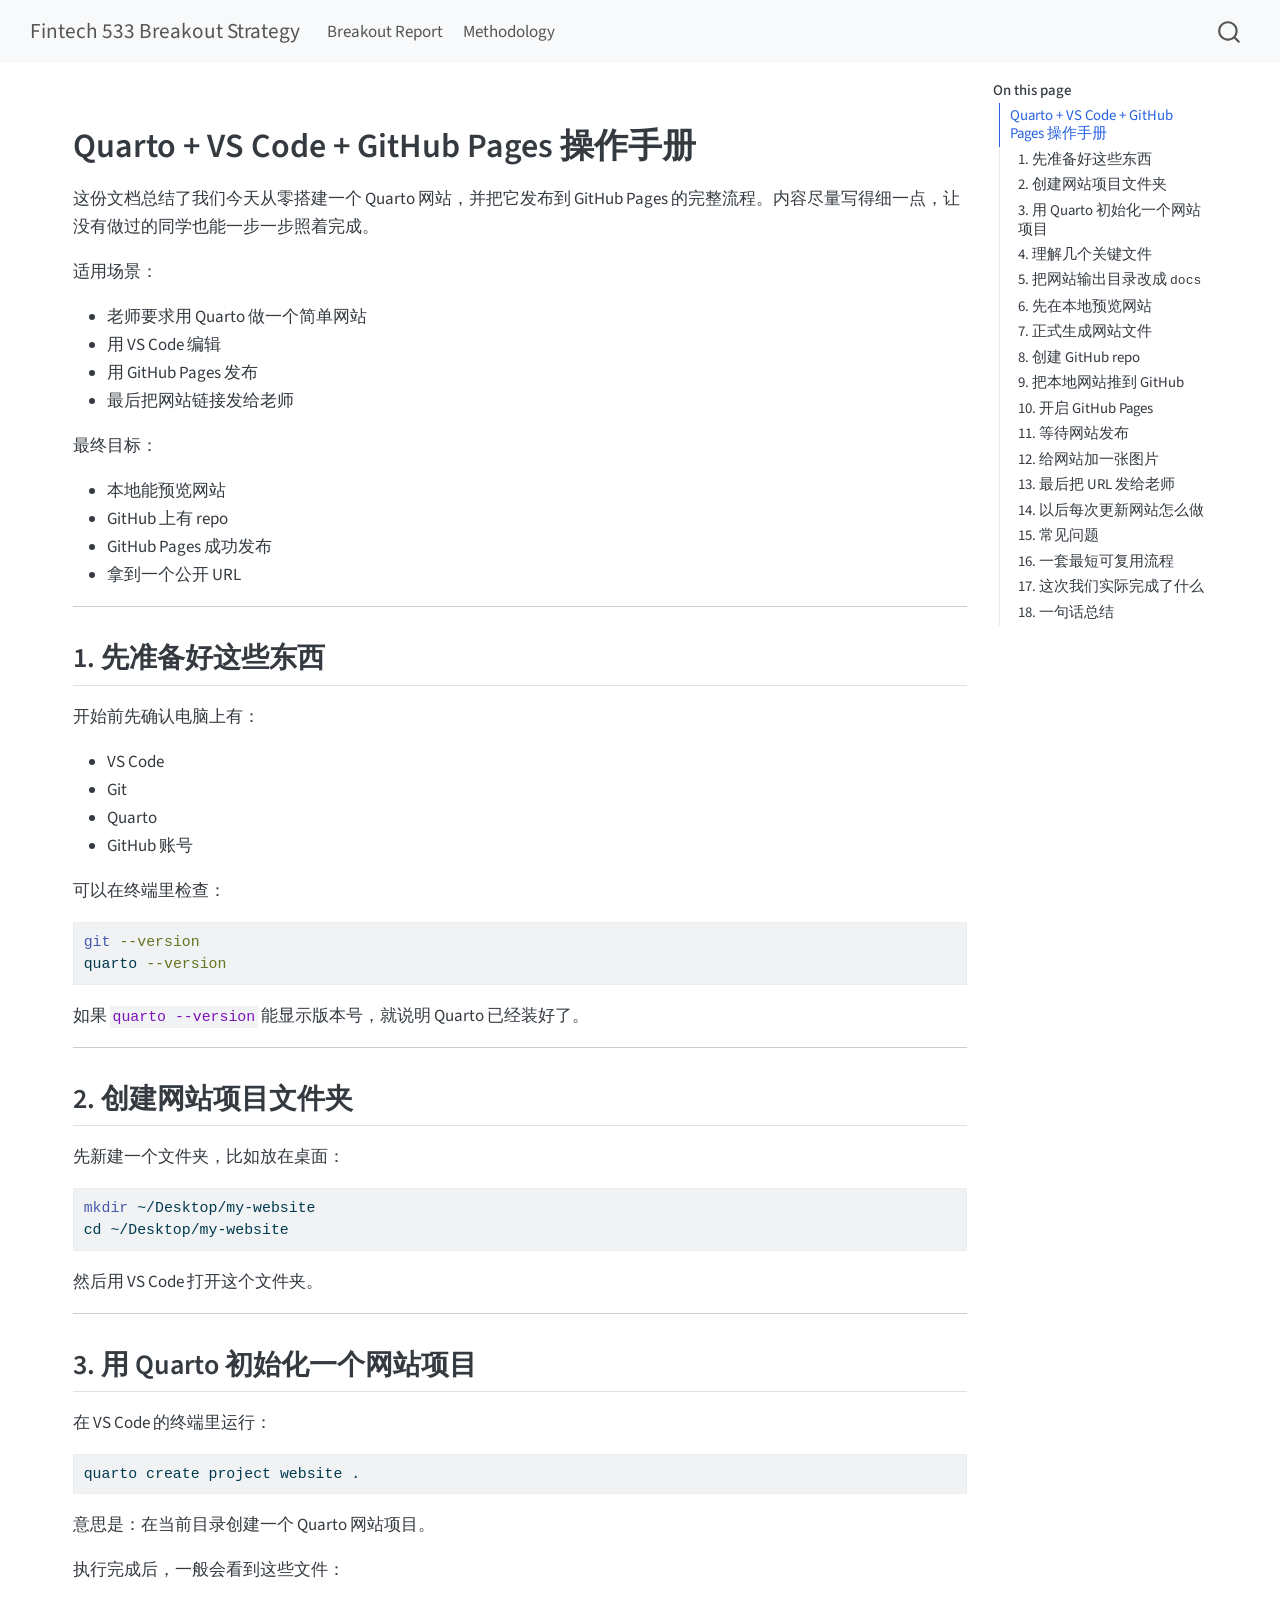
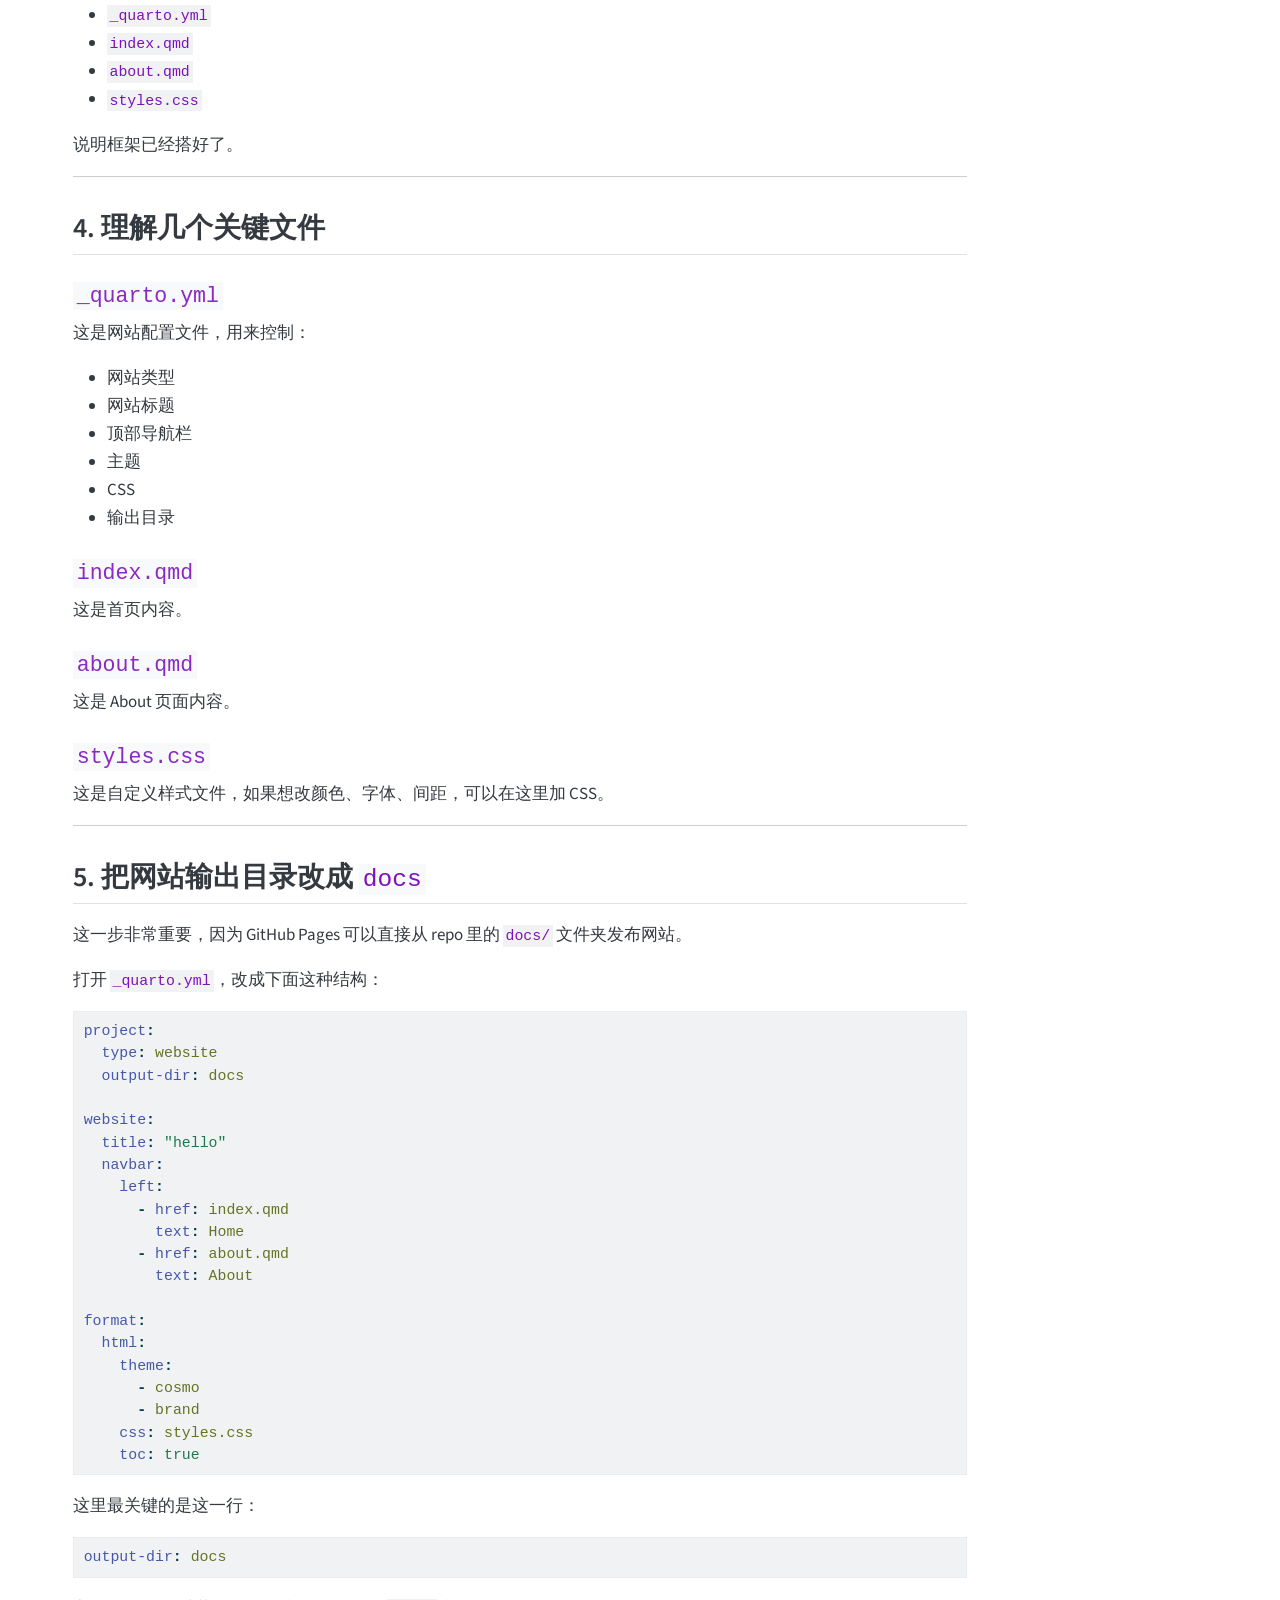
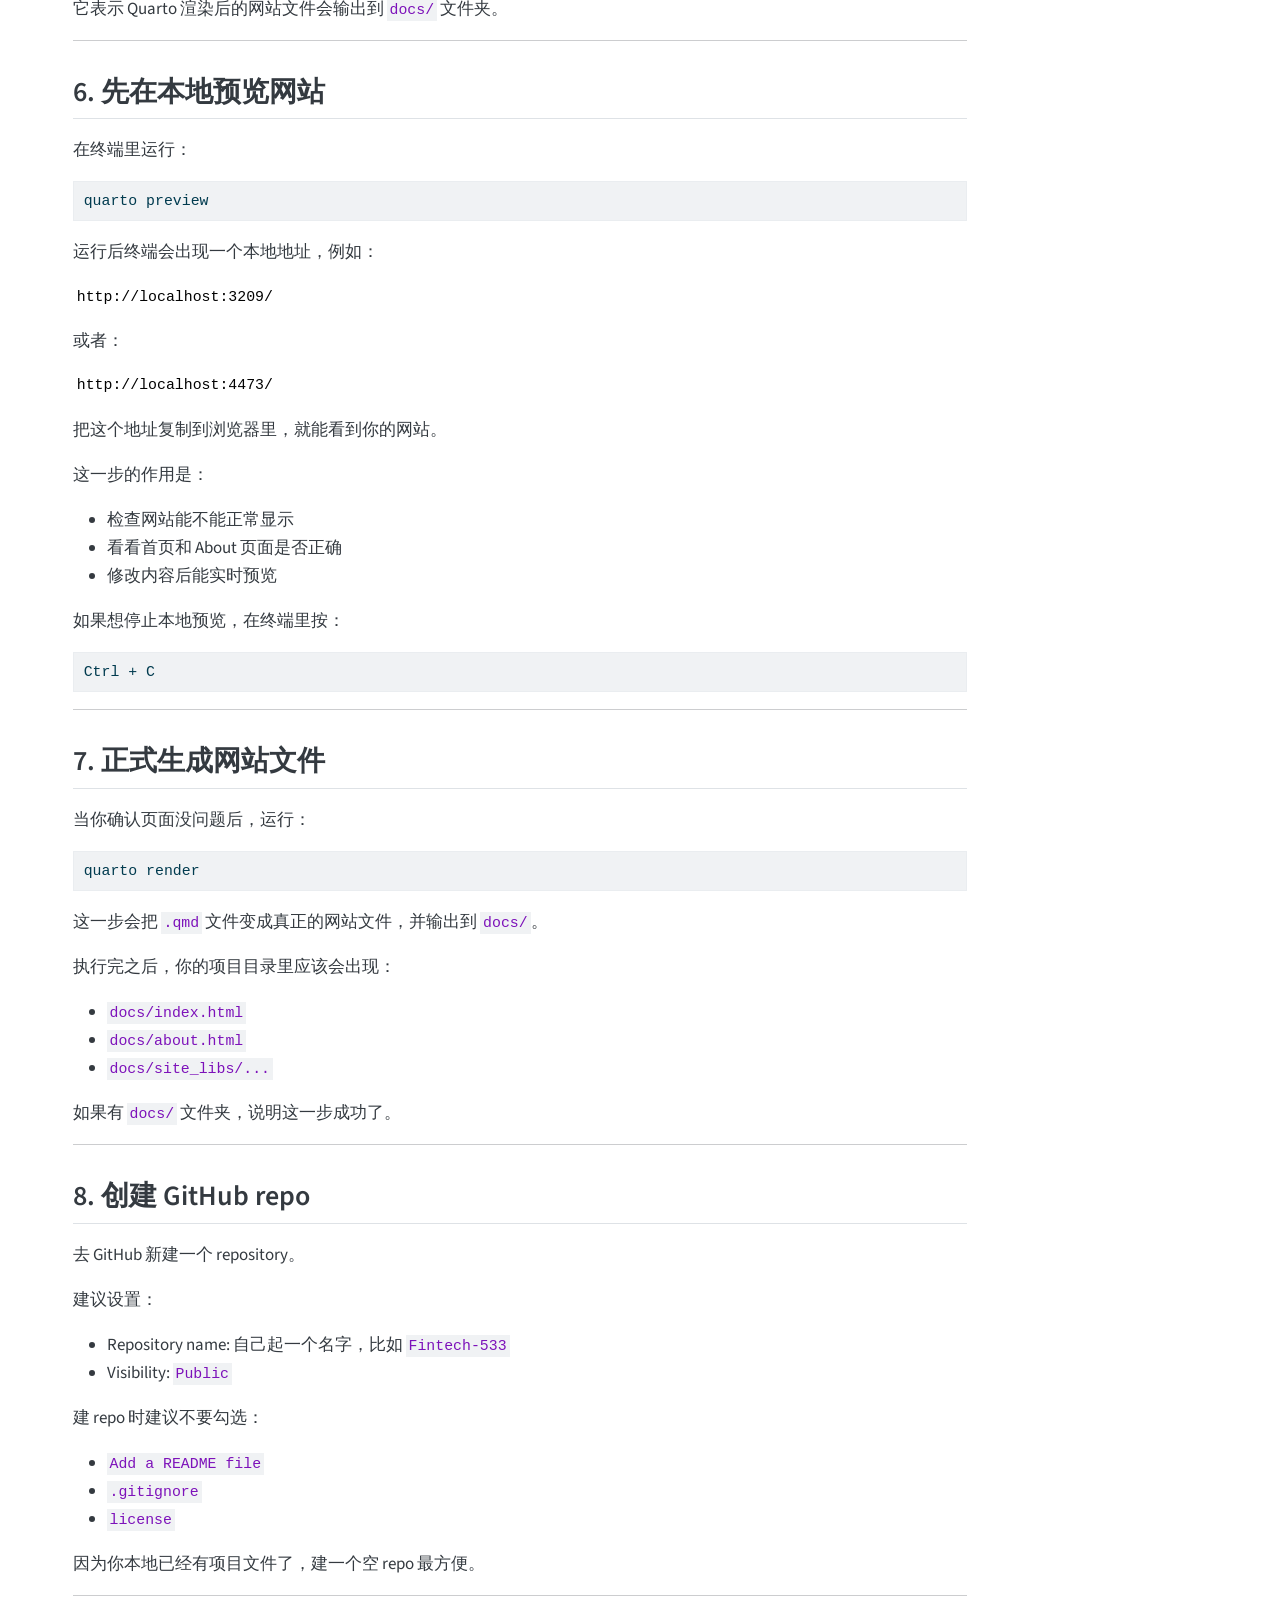
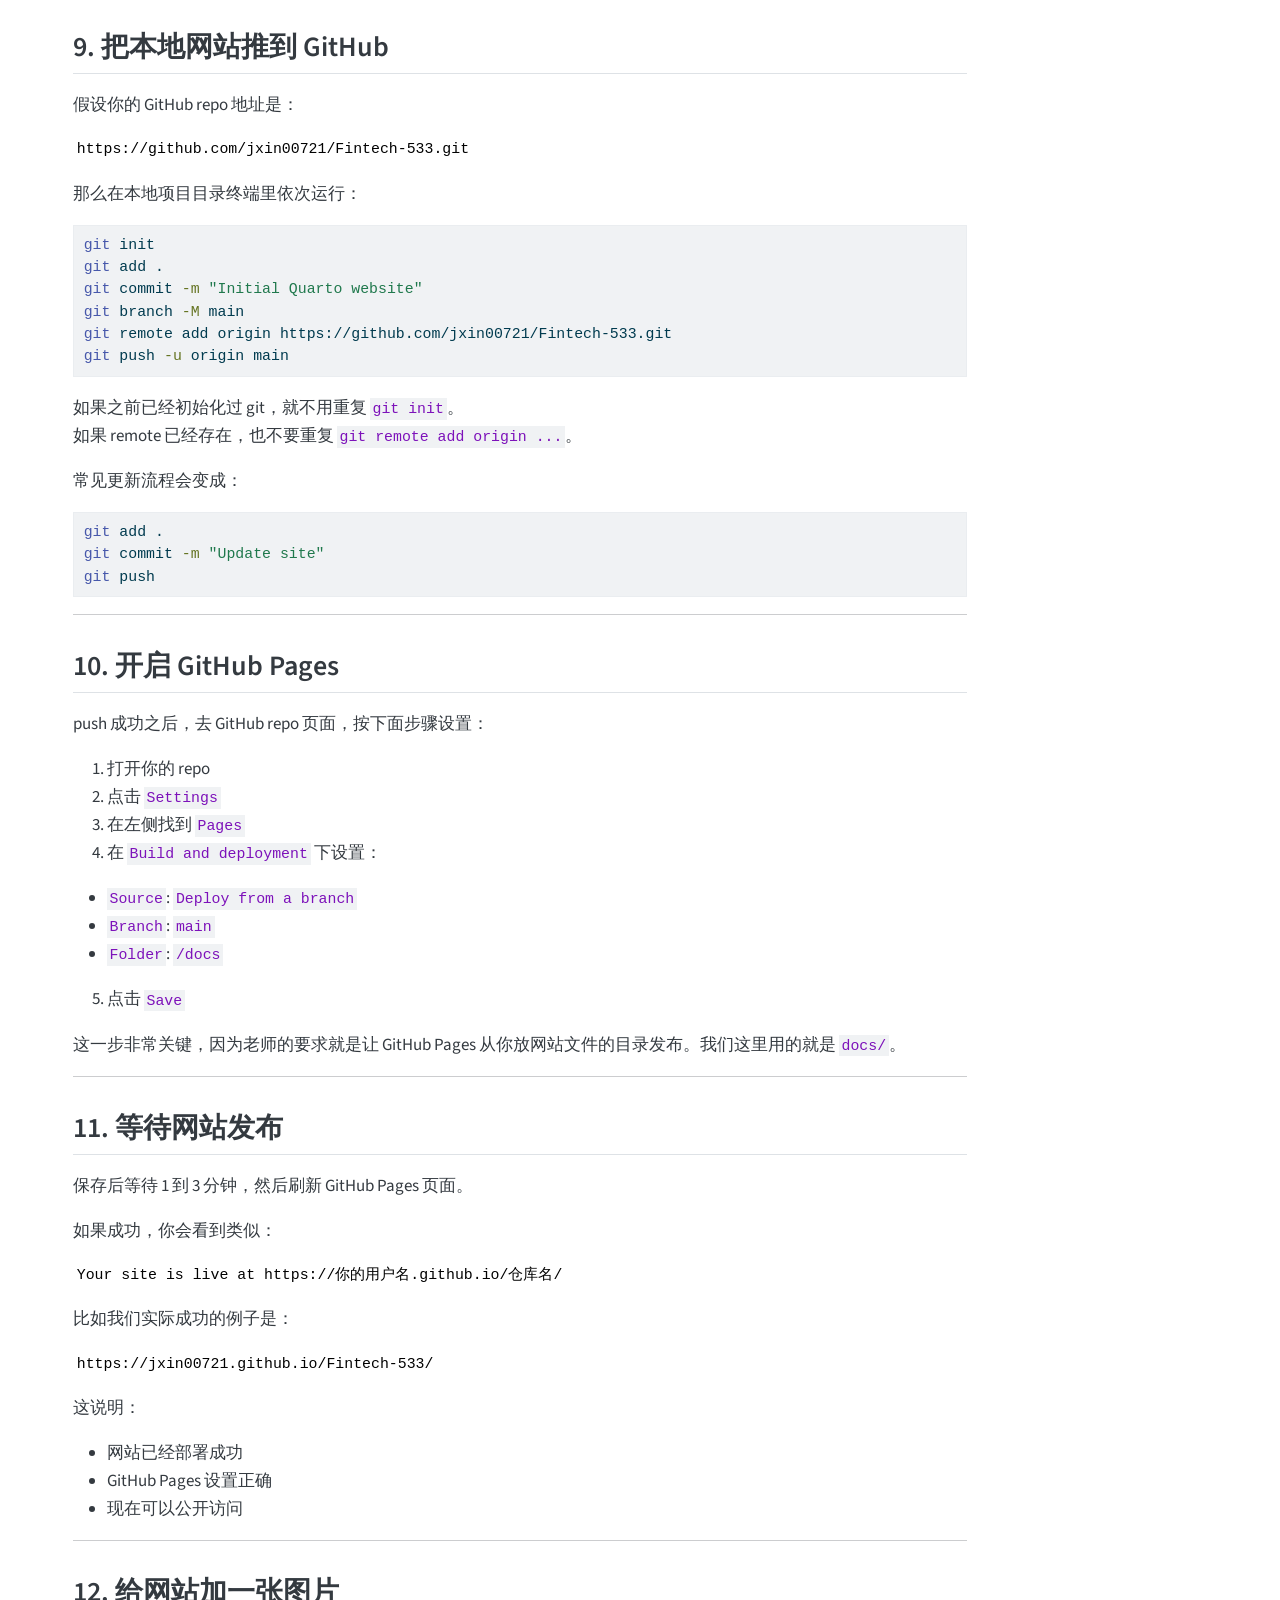
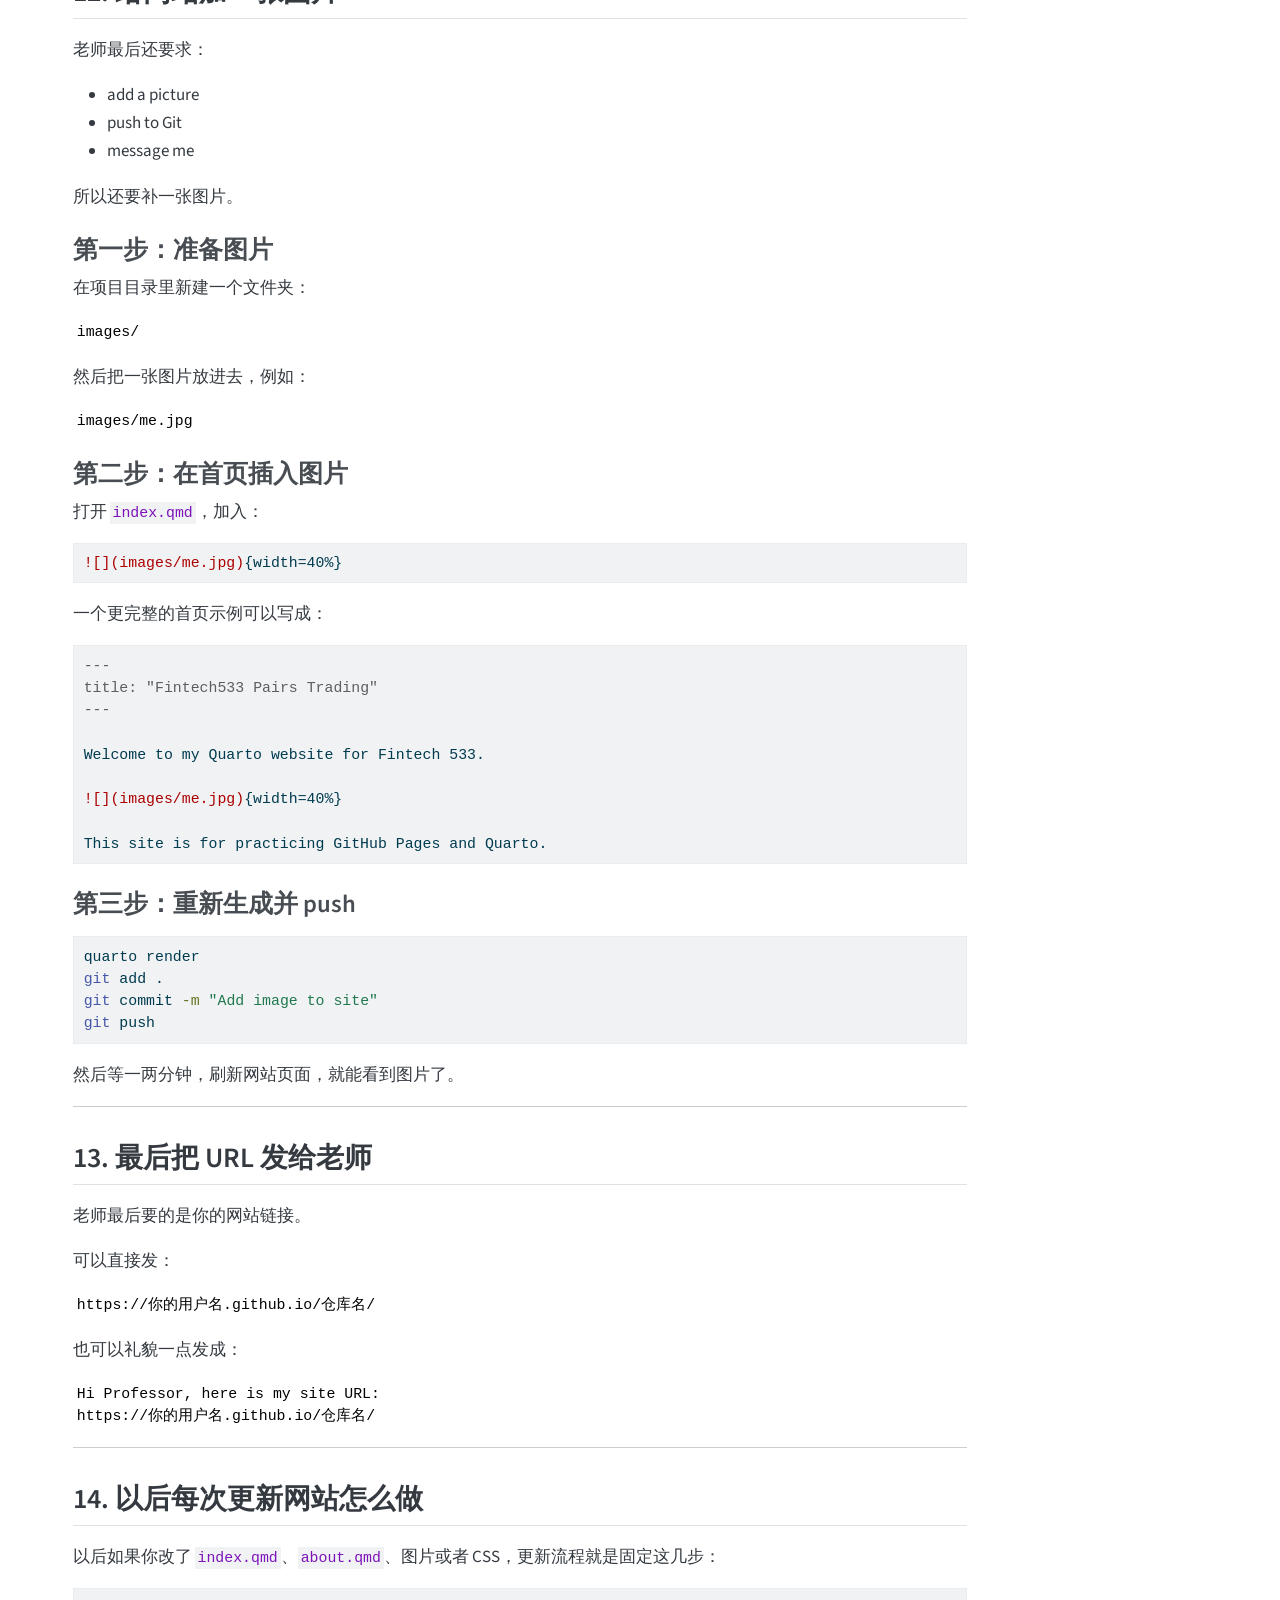
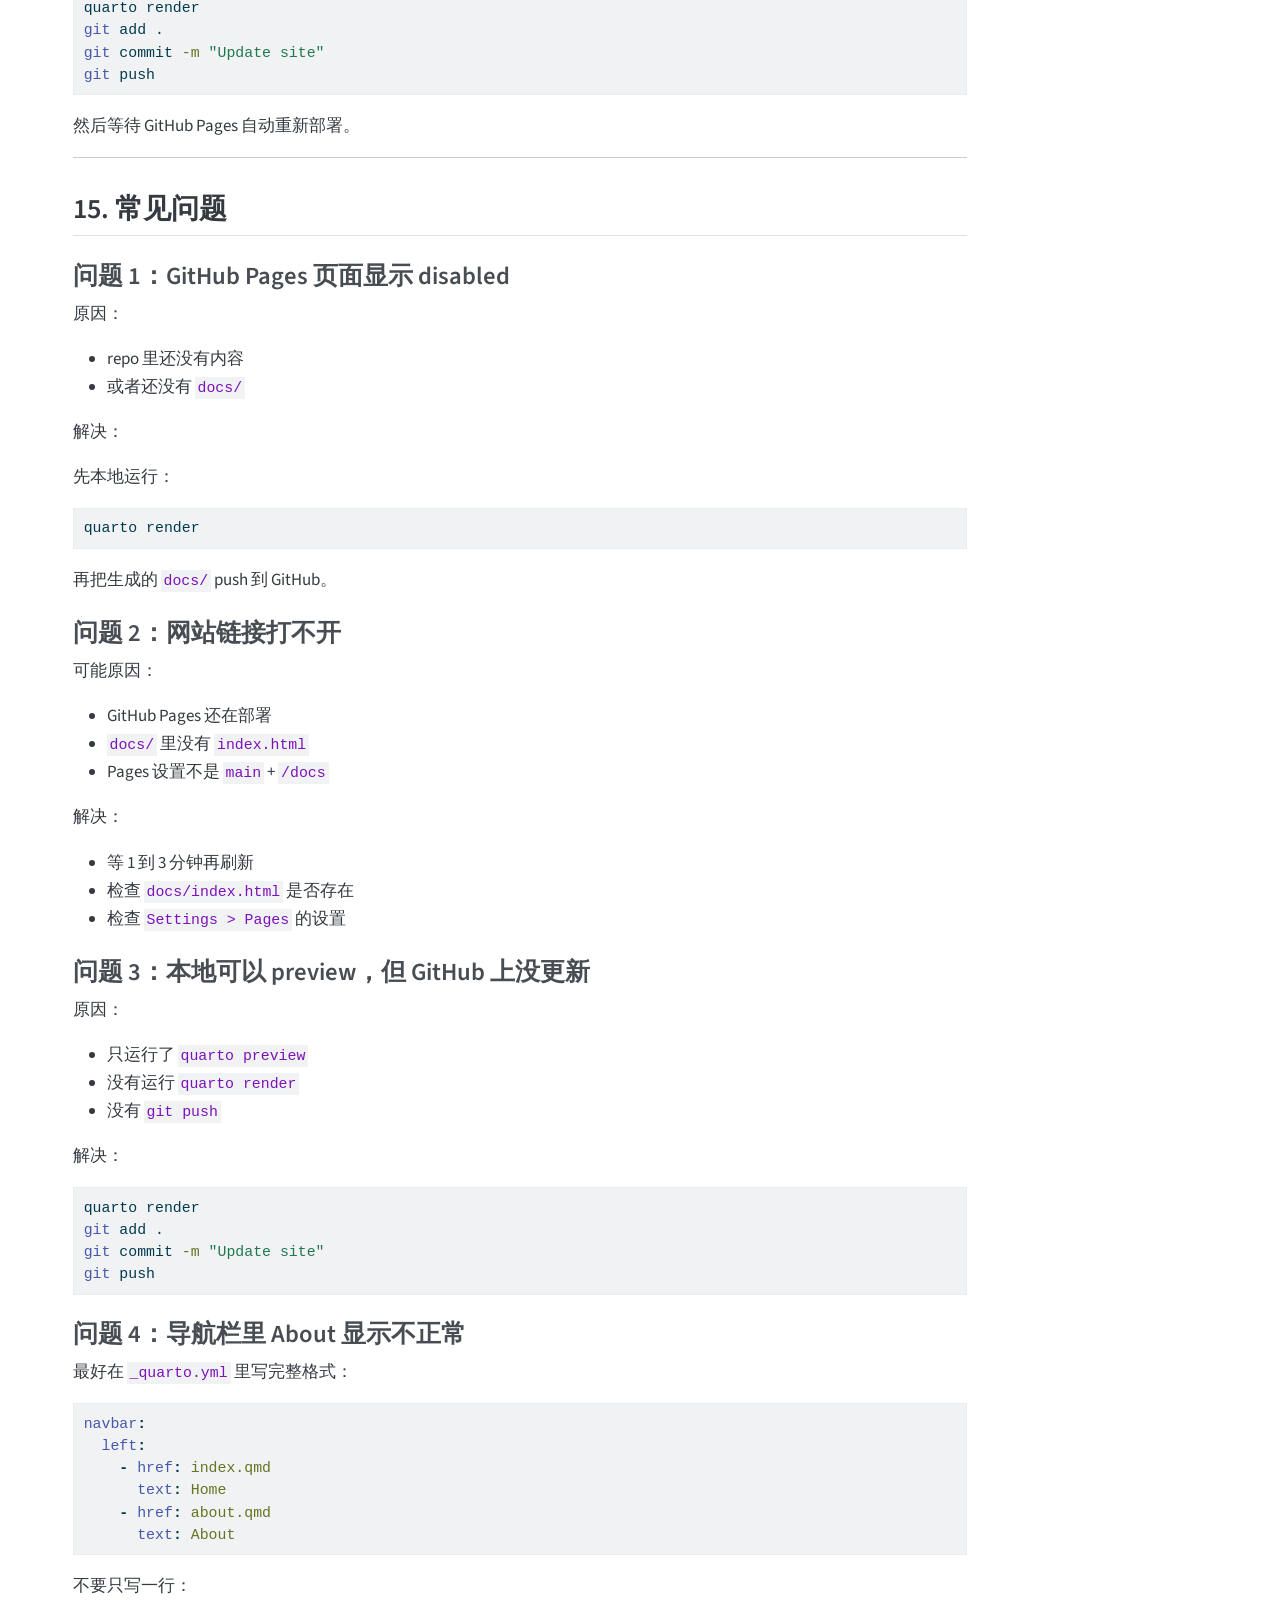
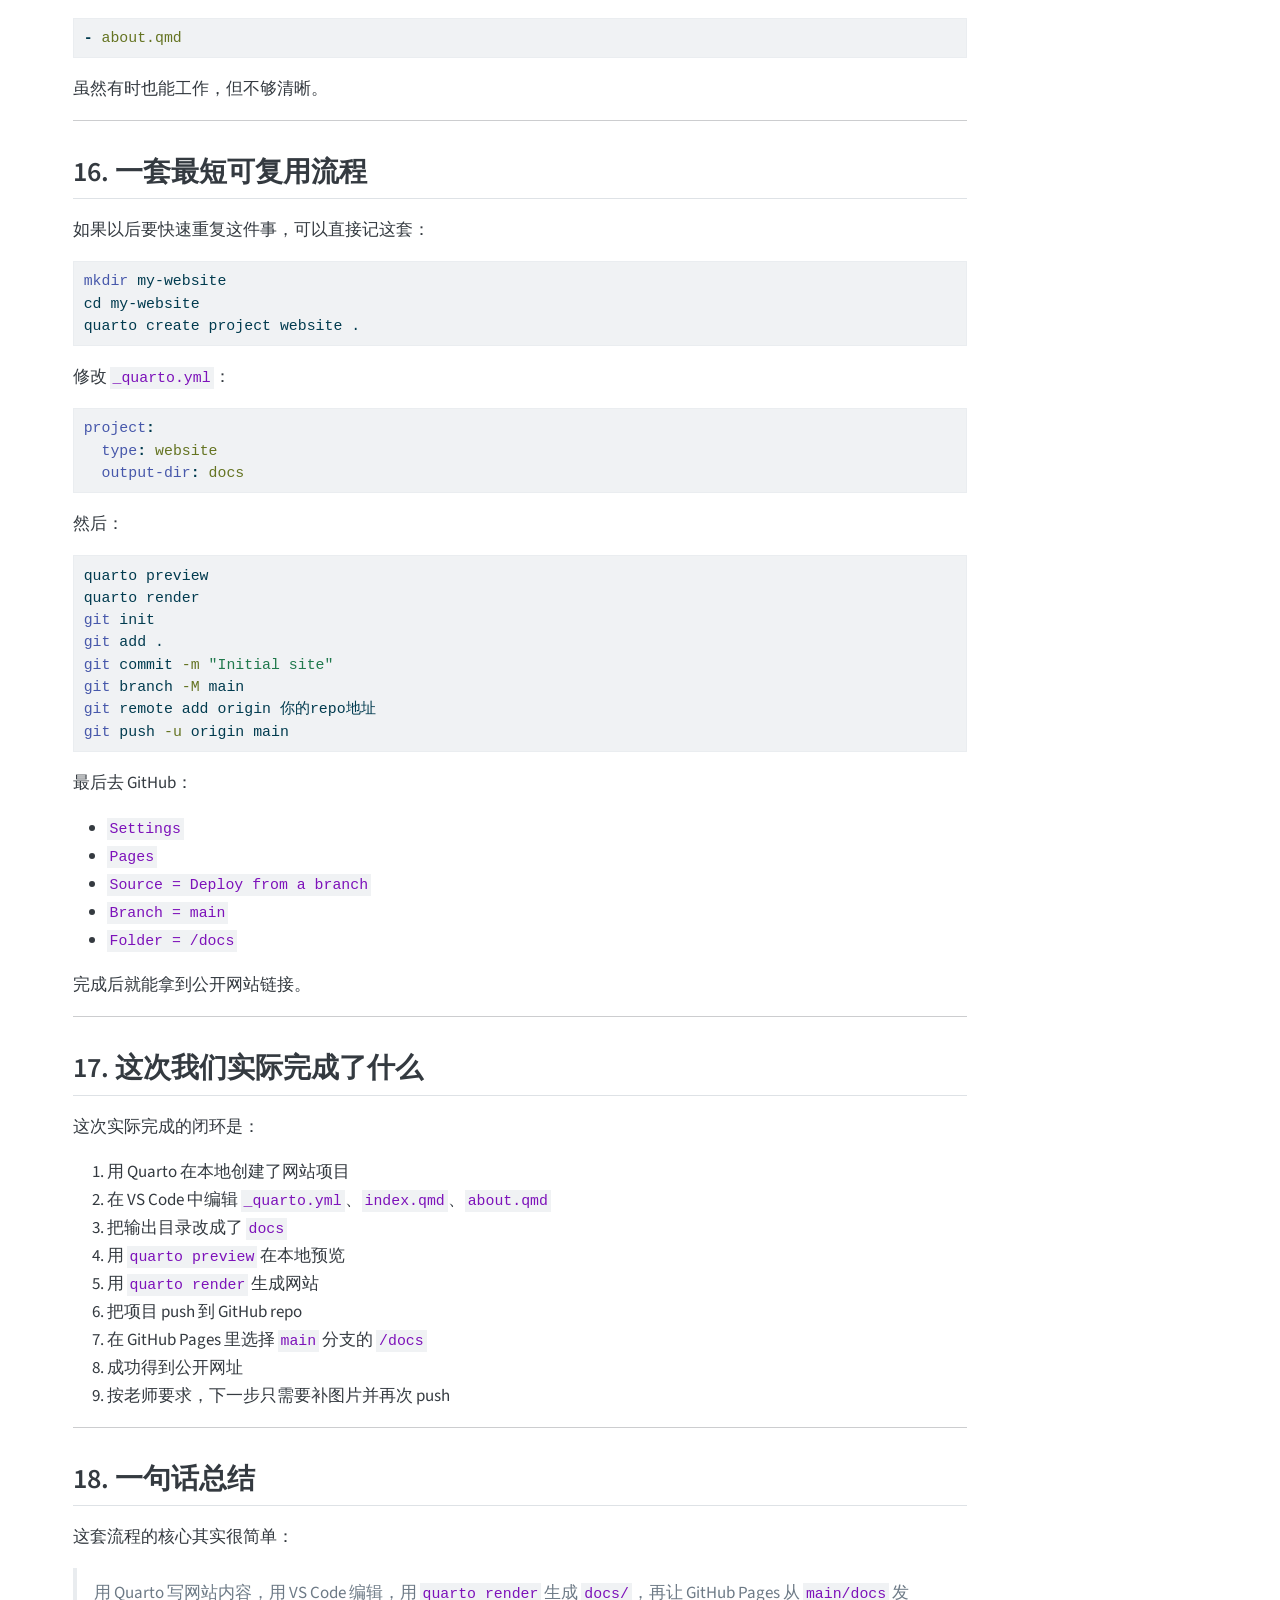
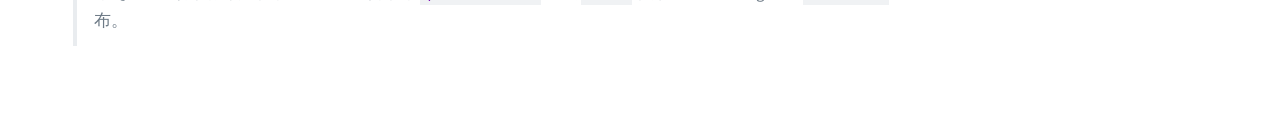
<file: docs/Quarto_GitHub_Pages_Step_By_Step.html>
<!DOCTYPE html>
<html xmlns="http://www.w3.org/1999/xhtml" lang="en" xml:lang="en"><head>

<meta charset="utf-8">
<meta name="generator" content="quarto-1.9.36">

<meta name="viewport" content="width=device-width, initial-scale=1.0, user-scalable=yes">


<title>quarto_github_pages_step_by_step – Fintech 533 Breakout Strategy</title>
<style>
/* Default styles provided by pandoc.
** See https://pandoc.org/MANUAL.html#variables-for-html for config info.
*/
code{white-space: pre-wrap;}
span.smallcaps{font-variant: small-caps;}
div.columns{display: flex; gap: min(4vw, 1.5em);}
div.column{flex: auto; overflow-x: auto;}
div.hanging-indent{margin-left: 1.5em; text-indent: -1.5em;}
ul.task-list{list-style: none;}
ul.task-list li input[type="checkbox"] {
  width: 0.8em;
  margin: 0 0.8em 0.2em -1em; /* quarto-specific, see https://github.com/quarto-dev/quarto-cli/issues/4556 */ 
  vertical-align: middle;
}
/* CSS for syntax highlighting */
html { -webkit-text-size-adjust: 100%; }
pre > code.sourceCode { white-space: pre; position: relative; }
pre > code.sourceCode > span { display: inline-block; line-height: 1.25; }
pre > code.sourceCode > span:empty { height: 1.2em; }
.sourceCode { overflow: visible; }
code.sourceCode > span { color: inherit; text-decoration: inherit; }
div.sourceCode { margin: 1em 0; }
pre.sourceCode { margin: 0; }
@media screen {
div.sourceCode { overflow: auto; }
}
@media print {
pre > code.sourceCode { white-space: pre-wrap; }
pre > code.sourceCode > span { text-indent: -5em; padding-left: 5em; }
}
pre.numberSource code
  { counter-reset: source-line 0; }
pre.numberSource code > span
  { position: relative; left: -4em; counter-increment: source-line; }
pre.numberSource code > span > a:first-child::before
  { content: counter(source-line);
    position: relative; left: -1em; text-align: right; vertical-align: baseline;
    border: none; display: inline-block;
    -webkit-touch-callout: none; -webkit-user-select: none;
    -khtml-user-select: none; -moz-user-select: none;
    -ms-user-select: none; user-select: none;
    padding: 0 4px; width: 4em;
  }
pre.numberSource { margin-left: 3em;  padding-left: 4px; }
div.sourceCode
  {   }
@media screen {
pre > code.sourceCode > span > a:first-child::before { text-decoration: underline; }
}
</style>


<script src="site_libs/quarto-nav/quarto-nav.js"></script>
<script src="site_libs/quarto-nav/headroom.min.js"></script>
<script src="site_libs/clipboard/clipboard.min.js"></script>
<script src="site_libs/quarto-search/autocomplete.umd.js"></script>
<script src="site_libs/quarto-search/fuse.min.js"></script>
<script src="site_libs/quarto-search/quarto-search.js"></script>
<meta name="quarto:offset" content="./">
<script src="site_libs/quarto-html/quarto.js" type="module"></script>
<script src="site_libs/quarto-html/tabsets/tabsets.js" type="module"></script>
<script src="site_libs/quarto-html/popper.min.js"></script>
<script src="site_libs/quarto-html/tippy.umd.min.js"></script>
<script src="site_libs/quarto-html/anchor.min.js"></script>
<link href="site_libs/quarto-html/tippy.css" rel="stylesheet">
<link href="site_libs/quarto-html/quarto-syntax-highlighting-845c23b38eaddc0f92fda52bfe77a8c8.css" rel="stylesheet" id="quarto-text-highlighting-styles">
<script src="site_libs/bootstrap/bootstrap.min.js"></script>
<link href="site_libs/bootstrap/bootstrap-icons.css" rel="stylesheet">
<link href="site_libs/bootstrap/bootstrap-158031087360bce0ff56dc785ce39e06.min.css" rel="stylesheet" append-hash="true" id="quarto-bootstrap" data-mode="light">
<script id="quarto-search-options" type="application/json">{
  "location": "navbar",
  "copy-button": false,
  "collapse-after": 3,
  "panel-placement": "end",
  "type": "overlay",
  "limit": 50,
  "keyboard-shortcut": [
    "f",
    "/",
    "s"
  ],
  "show-item-context": false,
  "language": {
    "search-no-results-text": "No results",
    "search-matching-documents-text": "matching documents",
    "search-copy-link-title": "Copy link to search",
    "search-hide-matches-text": "Hide additional matches",
    "search-more-match-text": "more match in this document",
    "search-more-matches-text": "more matches in this document",
    "search-clear-button-title": "Clear",
    "search-text-placeholder": "",
    "search-detached-cancel-button-title": "Cancel",
    "search-submit-button-title": "Submit",
    "search-label": "Search"
  }
}</script>


<link rel="stylesheet" href="styles.css">
</head>

<body class="nav-fixed quarto-light">

<div id="quarto-search-results"></div>
  <header id="quarto-header" class="headroom fixed-top">
    <nav class="navbar navbar-expand-lg " data-bs-theme="dark">
      <div class="navbar-container container-fluid">
      <div class="navbar-brand-container mx-auto">
    <a class="navbar-brand" href="./index.html">
    <span class="navbar-title">Fintech 533 Breakout Strategy</span>
    </a>
  </div>
            <div id="quarto-search" class="" title="Search"></div>
          <button class="navbar-toggler" type="button" data-bs-toggle="collapse" data-bs-target="#navbarCollapse" aria-controls="navbarCollapse" role="menu" aria-expanded="false" aria-label="Toggle navigation" onclick="if (window.quartoToggleHeadroom) { window.quartoToggleHeadroom(); }">
  <span class="navbar-toggler-icon"></span>
</button>
          <div class="collapse navbar-collapse" id="navbarCollapse">
            <ul class="navbar-nav navbar-nav-scroll me-auto">
  <li class="nav-item">
    <a class="nav-link" href="./index.html"> 
<span class="menu-text">Breakout Report</span></a>
  </li>  
  <li class="nav-item">
    <a class="nav-link" href="./about.html"> 
<span class="menu-text">Methodology</span></a>
  </li>  
</ul>
          </div> <!-- /navcollapse -->
            <div class="quarto-navbar-tools">
</div>
      </div> <!-- /container-fluid -->
    </nav>
</header>
<!-- content -->
<div id="quarto-content" class="quarto-container page-columns page-rows-contents page-layout-full page-navbar">
<!-- sidebar -->
<!-- margin-sidebar -->
    <div id="quarto-margin-sidebar" class="sidebar margin-sidebar">
        <nav id="TOC" role="doc-toc" class="toc-active">
    <h2 id="toc-title">On this page</h2>
   
  <ul>
  <li><a href="#quarto-vs-code-github-pages-操作手册" id="toc-quarto-vs-code-github-pages-操作手册" class="nav-link active" data-scroll-target="#quarto-vs-code-github-pages-操作手册">Quarto + VS Code + GitHub Pages 操作手册</a>
  <ul class="collapse">
  <li><a href="#先准备好这些东西" id="toc-先准备好这些东西" class="nav-link" data-scroll-target="#先准备好这些东西">1. 先准备好这些东西</a></li>
  <li><a href="#创建网站项目文件夹" id="toc-创建网站项目文件夹" class="nav-link" data-scroll-target="#创建网站项目文件夹">2. 创建网站项目文件夹</a></li>
  <li><a href="#用-quarto-初始化一个网站项目" id="toc-用-quarto-初始化一个网站项目" class="nav-link" data-scroll-target="#用-quarto-初始化一个网站项目">3. 用 Quarto 初始化一个网站项目</a></li>
  <li><a href="#理解几个关键文件" id="toc-理解几个关键文件" class="nav-link" data-scroll-target="#理解几个关键文件">4. 理解几个关键文件</a>
  <ul class="collapse">
  <li><a href="#quarto.yml" id="toc-quarto.yml" class="nav-link" data-scroll-target="#quarto.yml"><code>_quarto.yml</code></a></li>
  <li><a href="#index.qmd" id="toc-index.qmd" class="nav-link" data-scroll-target="#index.qmd"><code>index.qmd</code></a></li>
  <li><a href="#about.qmd" id="toc-about.qmd" class="nav-link" data-scroll-target="#about.qmd"><code>about.qmd</code></a></li>
  <li><a href="#styles.css" id="toc-styles.css" class="nav-link" data-scroll-target="#styles.css"><code>styles.css</code></a></li>
  </ul></li>
  <li><a href="#把网站输出目录改成-docs" id="toc-把网站输出目录改成-docs" class="nav-link" data-scroll-target="#把网站输出目录改成-docs">5. 把网站输出目录改成 <code>docs</code></a></li>
  <li><a href="#先在本地预览网站" id="toc-先在本地预览网站" class="nav-link" data-scroll-target="#先在本地预览网站">6. 先在本地预览网站</a></li>
  <li><a href="#正式生成网站文件" id="toc-正式生成网站文件" class="nav-link" data-scroll-target="#正式生成网站文件">7. 正式生成网站文件</a></li>
  <li><a href="#创建-github-repo" id="toc-创建-github-repo" class="nav-link" data-scroll-target="#创建-github-repo">8. 创建 GitHub repo</a></li>
  <li><a href="#把本地网站推到-github" id="toc-把本地网站推到-github" class="nav-link" data-scroll-target="#把本地网站推到-github">9. 把本地网站推到 GitHub</a></li>
  <li><a href="#开启-github-pages" id="toc-开启-github-pages" class="nav-link" data-scroll-target="#开启-github-pages">10. 开启 GitHub Pages</a></li>
  <li><a href="#等待网站发布" id="toc-等待网站发布" class="nav-link" data-scroll-target="#等待网站发布">11. 等待网站发布</a></li>
  <li><a href="#给网站加一张图片" id="toc-给网站加一张图片" class="nav-link" data-scroll-target="#给网站加一张图片">12. 给网站加一张图片</a>
  <ul class="collapse">
  <li><a href="#第一步准备图片" id="toc-第一步准备图片" class="nav-link" data-scroll-target="#第一步准备图片">第一步：准备图片</a></li>
  <li><a href="#第二步在首页插入图片" id="toc-第二步在首页插入图片" class="nav-link" data-scroll-target="#第二步在首页插入图片">第二步：在首页插入图片</a></li>
  <li><a href="#第三步重新生成并-push" id="toc-第三步重新生成并-push" class="nav-link" data-scroll-target="#第三步重新生成并-push">第三步：重新生成并 push</a></li>
  </ul></li>
  <li><a href="#最后把-url-发给老师" id="toc-最后把-url-发给老师" class="nav-link" data-scroll-target="#最后把-url-发给老师">13. 最后把 URL 发给老师</a></li>
  <li><a href="#以后每次更新网站怎么做" id="toc-以后每次更新网站怎么做" class="nav-link" data-scroll-target="#以后每次更新网站怎么做">14. 以后每次更新网站怎么做</a></li>
  <li><a href="#常见问题" id="toc-常见问题" class="nav-link" data-scroll-target="#常见问题">15. 常见问题</a>
  <ul class="collapse">
  <li><a href="#问题-1github-pages-页面显示-disabled" id="toc-问题-1github-pages-页面显示-disabled" class="nav-link" data-scroll-target="#问题-1github-pages-页面显示-disabled">问题 1：GitHub Pages 页面显示 disabled</a></li>
  <li><a href="#问题-2网站链接打不开" id="toc-问题-2网站链接打不开" class="nav-link" data-scroll-target="#问题-2网站链接打不开">问题 2：网站链接打不开</a></li>
  <li><a href="#问题-3本地可以-preview但-github-上没更新" id="toc-问题-3本地可以-preview但-github-上没更新" class="nav-link" data-scroll-target="#问题-3本地可以-preview但-github-上没更新">问题 3：本地可以 preview，但 GitHub 上没更新</a></li>
  <li><a href="#问题-4导航栏里-about-显示不正常" id="toc-问题-4导航栏里-about-显示不正常" class="nav-link" data-scroll-target="#问题-4导航栏里-about-显示不正常">问题 4：导航栏里 About 显示不正常</a></li>
  </ul></li>
  <li><a href="#一套最短可复用流程" id="toc-一套最短可复用流程" class="nav-link" data-scroll-target="#一套最短可复用流程">16. 一套最短可复用流程</a></li>
  <li><a href="#这次我们实际完成了什么" id="toc-这次我们实际完成了什么" class="nav-link" data-scroll-target="#这次我们实际完成了什么">17. 这次我们实际完成了什么</a></li>
  <li><a href="#一句话总结" id="toc-一句话总结" class="nav-link" data-scroll-target="#一句话总结">18. 一句话总结</a></li>
  </ul></li>
  </ul>
</nav>
    </div>
<!-- main -->
<main class="content column-page-left" id="quarto-document-content"><header id="title-block-header" class="quarto-title-block"></header>




<section id="quarto-vs-code-github-pages-操作手册" class="level1">
<h1>Quarto + VS Code + GitHub Pages 操作手册</h1>
<p>这份文档总结了我们今天从零搭建一个 Quarto 网站，并把它发布到 GitHub Pages 的完整流程。内容尽量写得细一点，让没有做过的同学也能一步一步照着完成。</p>
<p>适用场景：</p>
<ul>
<li>老师要求用 Quarto 做一个简单网站</li>
<li>用 VS Code 编辑</li>
<li>用 GitHub Pages 发布</li>
<li>最后把网站链接发给老师</li>
</ul>
<p>最终目标：</p>
<ul>
<li>本地能预览网站</li>
<li>GitHub 上有 repo</li>
<li>GitHub Pages 成功发布</li>
<li>拿到一个公开 URL</li>
</ul>
<hr>
<section id="先准备好这些东西" class="level2">
<h2 class="anchored" data-anchor-id="先准备好这些东西">1. 先准备好这些东西</h2>
<p>开始前先确认电脑上有：</p>
<ul>
<li>VS Code</li>
<li>Git</li>
<li>Quarto</li>
<li>GitHub 账号</li>
</ul>
<p>可以在终端里检查：</p>
<div class="code-copy-outer-scaffold"><div class="sourceCode" id="cb1"><pre class="sourceCode bash code-with-copy"><code class="sourceCode bash"><span id="cb1-1"><a href="#cb1-1" aria-hidden="true" tabindex="-1"></a><span class="fu">git</span> <span class="at">--version</span></span>
<span id="cb1-2"><a href="#cb1-2" aria-hidden="true" tabindex="-1"></a><span class="ex">quarto</span> <span class="at">--version</span></span></code></pre></div><button title="Copy to Clipboard" class="code-copy-button"><i class="bi"></i></button></div>
<p>如果 <code>quarto --version</code> 能显示版本号，就说明 Quarto 已经装好了。</p>
<hr>
</section>
<section id="创建网站项目文件夹" class="level2">
<h2 class="anchored" data-anchor-id="创建网站项目文件夹">2. 创建网站项目文件夹</h2>
<p>先新建一个文件夹，比如放在桌面：</p>
<div class="code-copy-outer-scaffold"><div class="sourceCode" id="cb2"><pre class="sourceCode bash code-with-copy"><code class="sourceCode bash"><span id="cb2-1"><a href="#cb2-1" aria-hidden="true" tabindex="-1"></a><span class="fu">mkdir</span> ~/Desktop/my-website</span>
<span id="cb2-2"><a href="#cb2-2" aria-hidden="true" tabindex="-1"></a><span class="bu">cd</span> ~/Desktop/my-website</span></code></pre></div><button title="Copy to Clipboard" class="code-copy-button"><i class="bi"></i></button></div>
<p>然后用 VS Code 打开这个文件夹。</p>
<hr>
</section>
<section id="用-quarto-初始化一个网站项目" class="level2">
<h2 class="anchored" data-anchor-id="用-quarto-初始化一个网站项目">3. 用 Quarto 初始化一个网站项目</h2>
<p>在 VS Code 的终端里运行：</p>
<div class="code-copy-outer-scaffold"><div class="sourceCode" id="cb3"><pre class="sourceCode bash code-with-copy"><code class="sourceCode bash"><span id="cb3-1"><a href="#cb3-1" aria-hidden="true" tabindex="-1"></a><span class="ex">quarto</span> create project website .</span></code></pre></div><button title="Copy to Clipboard" class="code-copy-button"><i class="bi"></i></button></div>
<p>意思是：在当前目录创建一个 Quarto 网站项目。</p>
<p>执行完成后，一般会看到这些文件：</p>
<ul>
<li><code>_quarto.yml</code></li>
<li><code>index.qmd</code></li>
<li><code>about.qmd</code></li>
<li><code>styles.css</code></li>
</ul>
<p>说明框架已经搭好了。</p>
<hr>
</section>
<section id="理解几个关键文件" class="level2">
<h2 class="anchored" data-anchor-id="理解几个关键文件">4. 理解几个关键文件</h2>
<section id="quarto.yml" class="level3">
<h3 class="anchored" data-anchor-id="quarto.yml"><code>_quarto.yml</code></h3>
<p>这是网站配置文件，用来控制：</p>
<ul>
<li>网站类型</li>
<li>网站标题</li>
<li>顶部导航栏</li>
<li>主题</li>
<li>CSS</li>
<li>输出目录</li>
</ul>
</section>
<section id="index.qmd" class="level3">
<h3 class="anchored" data-anchor-id="index.qmd"><code>index.qmd</code></h3>
<p>这是首页内容。</p>
</section>
<section id="about.qmd" class="level3">
<h3 class="anchored" data-anchor-id="about.qmd"><code>about.qmd</code></h3>
<p>这是 About 页面内容。</p>
</section>
<section id="styles.css" class="level3">
<h3 class="anchored" data-anchor-id="styles.css"><code>styles.css</code></h3>
<p>这是自定义样式文件，如果想改颜色、字体、间距，可以在这里加 CSS。</p>
<hr>
</section>
</section>
<section id="把网站输出目录改成-docs" class="level2">
<h2 class="anchored" data-anchor-id="把网站输出目录改成-docs">5. 把网站输出目录改成 <code>docs</code></h2>
<p>这一步非常重要，因为 GitHub Pages 可以直接从 repo 里的 <code>docs/</code> 文件夹发布网站。</p>
<p>打开 <code>_quarto.yml</code>，改成下面这种结构：</p>
<div class="code-copy-outer-scaffold"><div class="sourceCode" id="cb4"><pre class="sourceCode yaml code-with-copy"><code class="sourceCode yaml"><span id="cb4-1"><a href="#cb4-1" aria-hidden="true" tabindex="-1"></a><span class="fu">project</span><span class="kw">:</span></span>
<span id="cb4-2"><a href="#cb4-2" aria-hidden="true" tabindex="-1"></a><span class="at">  </span><span class="fu">type</span><span class="kw">:</span><span class="at"> website</span></span>
<span id="cb4-3"><a href="#cb4-3" aria-hidden="true" tabindex="-1"></a><span class="at">  </span><span class="fu">output-dir</span><span class="kw">:</span><span class="at"> docs</span></span>
<span id="cb4-4"><a href="#cb4-4" aria-hidden="true" tabindex="-1"></a></span>
<span id="cb4-5"><a href="#cb4-5" aria-hidden="true" tabindex="-1"></a><span class="fu">website</span><span class="kw">:</span></span>
<span id="cb4-6"><a href="#cb4-6" aria-hidden="true" tabindex="-1"></a><span class="at">  </span><span class="fu">title</span><span class="kw">:</span><span class="at"> </span><span class="st">"hello"</span></span>
<span id="cb4-7"><a href="#cb4-7" aria-hidden="true" tabindex="-1"></a><span class="at">  </span><span class="fu">navbar</span><span class="kw">:</span></span>
<span id="cb4-8"><a href="#cb4-8" aria-hidden="true" tabindex="-1"></a><span class="at">    </span><span class="fu">left</span><span class="kw">:</span></span>
<span id="cb4-9"><a href="#cb4-9" aria-hidden="true" tabindex="-1"></a><span class="at">      </span><span class="kw">-</span><span class="at"> </span><span class="fu">href</span><span class="kw">:</span><span class="at"> index.qmd</span></span>
<span id="cb4-10"><a href="#cb4-10" aria-hidden="true" tabindex="-1"></a><span class="at">        </span><span class="fu">text</span><span class="kw">:</span><span class="at"> Home</span></span>
<span id="cb4-11"><a href="#cb4-11" aria-hidden="true" tabindex="-1"></a><span class="at">      </span><span class="kw">-</span><span class="at"> </span><span class="fu">href</span><span class="kw">:</span><span class="at"> about.qmd</span></span>
<span id="cb4-12"><a href="#cb4-12" aria-hidden="true" tabindex="-1"></a><span class="at">        </span><span class="fu">text</span><span class="kw">:</span><span class="at"> About</span></span>
<span id="cb4-13"><a href="#cb4-13" aria-hidden="true" tabindex="-1"></a></span>
<span id="cb4-14"><a href="#cb4-14" aria-hidden="true" tabindex="-1"></a><span class="fu">format</span><span class="kw">:</span></span>
<span id="cb4-15"><a href="#cb4-15" aria-hidden="true" tabindex="-1"></a><span class="at">  </span><span class="fu">html</span><span class="kw">:</span></span>
<span id="cb4-16"><a href="#cb4-16" aria-hidden="true" tabindex="-1"></a><span class="at">    </span><span class="fu">theme</span><span class="kw">:</span></span>
<span id="cb4-17"><a href="#cb4-17" aria-hidden="true" tabindex="-1"></a><span class="at">      </span><span class="kw">-</span><span class="at"> cosmo</span></span>
<span id="cb4-18"><a href="#cb4-18" aria-hidden="true" tabindex="-1"></a><span class="at">      </span><span class="kw">-</span><span class="at"> brand</span></span>
<span id="cb4-19"><a href="#cb4-19" aria-hidden="true" tabindex="-1"></a><span class="at">    </span><span class="fu">css</span><span class="kw">:</span><span class="at"> styles.css</span></span>
<span id="cb4-20"><a href="#cb4-20" aria-hidden="true" tabindex="-1"></a><span class="at">    </span><span class="fu">toc</span><span class="kw">:</span><span class="at"> </span><span class="ch">true</span></span></code></pre></div><button title="Copy to Clipboard" class="code-copy-button"><i class="bi"></i></button></div>
<p>这里最关键的是这一行：</p>
<div class="code-copy-outer-scaffold"><div class="sourceCode" id="cb5"><pre class="sourceCode yaml code-with-copy"><code class="sourceCode yaml"><span id="cb5-1"><a href="#cb5-1" aria-hidden="true" tabindex="-1"></a><span class="fu">output-dir</span><span class="kw">:</span><span class="at"> docs</span></span></code></pre></div><button title="Copy to Clipboard" class="code-copy-button"><i class="bi"></i></button></div>
<p>它表示 Quarto 渲染后的网站文件会输出到 <code>docs/</code> 文件夹。</p>
<hr>
</section>
<section id="先在本地预览网站" class="level2">
<h2 class="anchored" data-anchor-id="先在本地预览网站">6. 先在本地预览网站</h2>
<p>在终端里运行：</p>
<div class="code-copy-outer-scaffold"><div class="sourceCode" id="cb6"><pre class="sourceCode bash code-with-copy"><code class="sourceCode bash"><span id="cb6-1"><a href="#cb6-1" aria-hidden="true" tabindex="-1"></a><span class="ex">quarto</span> preview</span></code></pre></div><button title="Copy to Clipboard" class="code-copy-button"><i class="bi"></i></button></div>
<p>运行后终端会出现一个本地地址，例如：</p>
<pre class="text"><code>http://localhost:3209/</code></pre>
<p>或者：</p>
<pre class="text"><code>http://localhost:4473/</code></pre>
<p>把这个地址复制到浏览器里，就能看到你的网站。</p>
<p>这一步的作用是：</p>
<ul>
<li>检查网站能不能正常显示</li>
<li>看看首页和 About 页面是否正确</li>
<li>修改内容后能实时预览</li>
</ul>
<p>如果想停止本地预览，在终端里按：</p>
<div class="code-copy-outer-scaffold"><div class="sourceCode" id="cb9"><pre class="sourceCode bash code-with-copy"><code class="sourceCode bash"><span id="cb9-1"><a href="#cb9-1" aria-hidden="true" tabindex="-1"></a><span class="ex">Ctrl</span> + C</span></code></pre></div><button title="Copy to Clipboard" class="code-copy-button"><i class="bi"></i></button></div>
<hr>
</section>
<section id="正式生成网站文件" class="level2">
<h2 class="anchored" data-anchor-id="正式生成网站文件">7. 正式生成网站文件</h2>
<p>当你确认页面没问题后，运行：</p>
<div class="code-copy-outer-scaffold"><div class="sourceCode" id="cb10"><pre class="sourceCode bash code-with-copy"><code class="sourceCode bash"><span id="cb10-1"><a href="#cb10-1" aria-hidden="true" tabindex="-1"></a><span class="ex">quarto</span> render</span></code></pre></div><button title="Copy to Clipboard" class="code-copy-button"><i class="bi"></i></button></div>
<p>这一步会把 <code>.qmd</code> 文件变成真正的网站文件，并输出到 <code>docs/</code>。</p>
<p>执行完之后，你的项目目录里应该会出现：</p>
<ul>
<li><code>docs/index.html</code></li>
<li><code>docs/about.html</code></li>
<li><code>docs/site_libs/...</code></li>
</ul>
<p>如果有 <code>docs/</code> 文件夹，说明这一步成功了。</p>
<hr>
</section>
<section id="创建-github-repo" class="level2">
<h2 class="anchored" data-anchor-id="创建-github-repo">8. 创建 GitHub repo</h2>
<p>去 GitHub 新建一个 repository。</p>
<p>建议设置：</p>
<ul>
<li>Repository name: 自己起一个名字，比如 <code>Fintech-533</code></li>
<li>Visibility: <code>Public</code></li>
</ul>
<p>建 repo 时建议不要勾选：</p>
<ul>
<li><code>Add a README file</code></li>
<li><code>.gitignore</code></li>
<li><code>license</code></li>
</ul>
<p>因为你本地已经有项目文件了，建一个空 repo 最方便。</p>
<hr>
</section>
<section id="把本地网站推到-github" class="level2">
<h2 class="anchored" data-anchor-id="把本地网站推到-github">9. 把本地网站推到 GitHub</h2>
<p>假设你的 GitHub repo 地址是：</p>
<pre class="text"><code>https://github.com/jxin00721/Fintech-533.git</code></pre>
<p>那么在本地项目目录终端里依次运行：</p>
<div class="code-copy-outer-scaffold"><div class="sourceCode" id="cb12"><pre class="sourceCode bash code-with-copy"><code class="sourceCode bash"><span id="cb12-1"><a href="#cb12-1" aria-hidden="true" tabindex="-1"></a><span class="fu">git</span> init</span>
<span id="cb12-2"><a href="#cb12-2" aria-hidden="true" tabindex="-1"></a><span class="fu">git</span> add .</span>
<span id="cb12-3"><a href="#cb12-3" aria-hidden="true" tabindex="-1"></a><span class="fu">git</span> commit <span class="at">-m</span> <span class="st">"Initial Quarto website"</span></span>
<span id="cb12-4"><a href="#cb12-4" aria-hidden="true" tabindex="-1"></a><span class="fu">git</span> branch <span class="at">-M</span> main</span>
<span id="cb12-5"><a href="#cb12-5" aria-hidden="true" tabindex="-1"></a><span class="fu">git</span> remote add origin https://github.com/jxin00721/Fintech-533.git</span>
<span id="cb12-6"><a href="#cb12-6" aria-hidden="true" tabindex="-1"></a><span class="fu">git</span> push <span class="at">-u</span> origin main</span></code></pre></div><button title="Copy to Clipboard" class="code-copy-button"><i class="bi"></i></button></div>
<p>如果之前已经初始化过 git，就不用重复 <code>git init</code>。<br>
如果 remote 已经存在，也不要重复 <code>git remote add origin ...</code>。</p>
<p>常见更新流程会变成：</p>
<div class="code-copy-outer-scaffold"><div class="sourceCode" id="cb13"><pre class="sourceCode bash code-with-copy"><code class="sourceCode bash"><span id="cb13-1"><a href="#cb13-1" aria-hidden="true" tabindex="-1"></a><span class="fu">git</span> add .</span>
<span id="cb13-2"><a href="#cb13-2" aria-hidden="true" tabindex="-1"></a><span class="fu">git</span> commit <span class="at">-m</span> <span class="st">"Update site"</span></span>
<span id="cb13-3"><a href="#cb13-3" aria-hidden="true" tabindex="-1"></a><span class="fu">git</span> push</span></code></pre></div><button title="Copy to Clipboard" class="code-copy-button"><i class="bi"></i></button></div>
<hr>
</section>
<section id="开启-github-pages" class="level2">
<h2 class="anchored" data-anchor-id="开启-github-pages">10. 开启 GitHub Pages</h2>
<p>push 成功之后，去 GitHub repo 页面，按下面步骤设置：</p>
<ol type="1">
<li>打开你的 repo</li>
<li>点击 <code>Settings</code></li>
<li>在左侧找到 <code>Pages</code></li>
<li>在 <code>Build and deployment</code> 下设置：</li>
</ol>
<ul>
<li><code>Source</code>: <code>Deploy from a branch</code></li>
<li><code>Branch</code>: <code>main</code></li>
<li><code>Folder</code>: <code>/docs</code></li>
</ul>
<ol start="5" type="1">
<li>点击 <code>Save</code></li>
</ol>
<p>这一步非常关键，因为老师的要求就是让 GitHub Pages 从你放网站文件的目录发布。我们这里用的就是 <code>docs/</code>。</p>
<hr>
</section>
<section id="等待网站发布" class="level2">
<h2 class="anchored" data-anchor-id="等待网站发布">11. 等待网站发布</h2>
<p>保存后等待 1 到 3 分钟，然后刷新 GitHub Pages 页面。</p>
<p>如果成功，你会看到类似：</p>
<pre class="text"><code>Your site is live at https://你的用户名.github.io/仓库名/</code></pre>
<p>比如我们实际成功的例子是：</p>
<pre class="text"><code>https://jxin00721.github.io/Fintech-533/</code></pre>
<p>这说明：</p>
<ul>
<li>网站已经部署成功</li>
<li>GitHub Pages 设置正确</li>
<li>现在可以公开访问</li>
</ul>
<hr>
</section>
<section id="给网站加一张图片" class="level2">
<h2 class="anchored" data-anchor-id="给网站加一张图片">12. 给网站加一张图片</h2>
<p>老师最后还要求：</p>
<ul>
<li>add a picture</li>
<li>push to Git</li>
<li>message me</li>
</ul>
<p>所以还要补一张图片。</p>
<section id="第一步准备图片" class="level3">
<h3 class="anchored" data-anchor-id="第一步准备图片">第一步：准备图片</h3>
<p>在项目目录里新建一个文件夹：</p>
<pre class="text"><code>images/</code></pre>
<p>然后把一张图片放进去，例如：</p>
<pre class="text"><code>images/me.jpg</code></pre>
</section>
<section id="第二步在首页插入图片" class="level3">
<h3 class="anchored" data-anchor-id="第二步在首页插入图片">第二步：在首页插入图片</h3>
<p>打开 <code>index.qmd</code>，加入：</p>
<div class="code-copy-outer-scaffold"><div class="sourceCode" id="cb18"><pre class="sourceCode markdown code-with-copy"><code class="sourceCode markdown"><span id="cb18-1"><a href="#cb18-1" aria-hidden="true" tabindex="-1"></a><span class="al">![](images/me.jpg)</span>{width=40%}</span></code></pre></div><button title="Copy to Clipboard" class="code-copy-button"><i class="bi"></i></button></div>
<p>一个更完整的首页示例可以写成：</p>
<div class="code-copy-outer-scaffold"><div class="sourceCode" id="cb19"><pre class="sourceCode markdown code-with-copy"><code class="sourceCode markdown"><span id="cb19-1"><a href="#cb19-1" aria-hidden="true" tabindex="-1"></a><span class="co">---</span></span>
<span id="cb19-2"><a href="#cb19-2" aria-hidden="true" tabindex="-1"></a><span class="an">title:</span><span class="co"> "Fintech533 Pairs Trading"</span></span>
<span id="cb19-3"><a href="#cb19-3" aria-hidden="true" tabindex="-1"></a><span class="co">---</span></span>
<span id="cb19-4"><a href="#cb19-4" aria-hidden="true" tabindex="-1"></a></span>
<span id="cb19-5"><a href="#cb19-5" aria-hidden="true" tabindex="-1"></a>Welcome to my Quarto website for Fintech 533.</span>
<span id="cb19-6"><a href="#cb19-6" aria-hidden="true" tabindex="-1"></a></span>
<span id="cb19-7"><a href="#cb19-7" aria-hidden="true" tabindex="-1"></a><span class="al">![](images/me.jpg)</span>{width=40%}</span>
<span id="cb19-8"><a href="#cb19-8" aria-hidden="true" tabindex="-1"></a></span>
<span id="cb19-9"><a href="#cb19-9" aria-hidden="true" tabindex="-1"></a>This site is for practicing GitHub Pages and Quarto.</span></code></pre></div><button title="Copy to Clipboard" class="code-copy-button"><i class="bi"></i></button></div>
</section>
<section id="第三步重新生成并-push" class="level3">
<h3 class="anchored" data-anchor-id="第三步重新生成并-push">第三步：重新生成并 push</h3>
<div class="code-copy-outer-scaffold"><div class="sourceCode" id="cb20"><pre class="sourceCode bash code-with-copy"><code class="sourceCode bash"><span id="cb20-1"><a href="#cb20-1" aria-hidden="true" tabindex="-1"></a><span class="ex">quarto</span> render</span>
<span id="cb20-2"><a href="#cb20-2" aria-hidden="true" tabindex="-1"></a><span class="fu">git</span> add .</span>
<span id="cb20-3"><a href="#cb20-3" aria-hidden="true" tabindex="-1"></a><span class="fu">git</span> commit <span class="at">-m</span> <span class="st">"Add image to site"</span></span>
<span id="cb20-4"><a href="#cb20-4" aria-hidden="true" tabindex="-1"></a><span class="fu">git</span> push</span></code></pre></div><button title="Copy to Clipboard" class="code-copy-button"><i class="bi"></i></button></div>
<p>然后等一两分钟，刷新网站页面，就能看到图片了。</p>
<hr>
</section>
</section>
<section id="最后把-url-发给老师" class="level2">
<h2 class="anchored" data-anchor-id="最后把-url-发给老师">13. 最后把 URL 发给老师</h2>
<p>老师最后要的是你的网站链接。</p>
<p>可以直接发：</p>
<pre class="text"><code>https://你的用户名.github.io/仓库名/</code></pre>
<p>也可以礼貌一点发成：</p>
<pre class="text"><code>Hi Professor, here is my site URL:
https://你的用户名.github.io/仓库名/</code></pre>
<hr>
</section>
<section id="以后每次更新网站怎么做" class="level2">
<h2 class="anchored" data-anchor-id="以后每次更新网站怎么做">14. 以后每次更新网站怎么做</h2>
<p>以后如果你改了 <code>index.qmd</code>、<code>about.qmd</code>、图片或者 CSS，更新流程就是固定这几步：</p>
<div class="code-copy-outer-scaffold"><div class="sourceCode" id="cb23"><pre class="sourceCode bash code-with-copy"><code class="sourceCode bash"><span id="cb23-1"><a href="#cb23-1" aria-hidden="true" tabindex="-1"></a><span class="ex">quarto</span> render</span>
<span id="cb23-2"><a href="#cb23-2" aria-hidden="true" tabindex="-1"></a><span class="fu">git</span> add .</span>
<span id="cb23-3"><a href="#cb23-3" aria-hidden="true" tabindex="-1"></a><span class="fu">git</span> commit <span class="at">-m</span> <span class="st">"Update site"</span></span>
<span id="cb23-4"><a href="#cb23-4" aria-hidden="true" tabindex="-1"></a><span class="fu">git</span> push</span></code></pre></div><button title="Copy to Clipboard" class="code-copy-button"><i class="bi"></i></button></div>
<p>然后等待 GitHub Pages 自动重新部署。</p>
<hr>
</section>
<section id="常见问题" class="level2">
<h2 class="anchored" data-anchor-id="常见问题">15. 常见问题</h2>
<section id="问题-1github-pages-页面显示-disabled" class="level3">
<h3 class="anchored" data-anchor-id="问题-1github-pages-页面显示-disabled">问题 1：GitHub Pages 页面显示 disabled</h3>
<p>原因：</p>
<ul>
<li>repo 里还没有内容</li>
<li>或者还没有 <code>docs/</code></li>
</ul>
<p>解决：</p>
<p>先本地运行：</p>
<div class="code-copy-outer-scaffold"><div class="sourceCode" id="cb24"><pre class="sourceCode bash code-with-copy"><code class="sourceCode bash"><span id="cb24-1"><a href="#cb24-1" aria-hidden="true" tabindex="-1"></a><span class="ex">quarto</span> render</span></code></pre></div><button title="Copy to Clipboard" class="code-copy-button"><i class="bi"></i></button></div>
<p>再把生成的 <code>docs/</code> push 到 GitHub。</p>
</section>
<section id="问题-2网站链接打不开" class="level3">
<h3 class="anchored" data-anchor-id="问题-2网站链接打不开">问题 2：网站链接打不开</h3>
<p>可能原因：</p>
<ul>
<li>GitHub Pages 还在部署</li>
<li><code>docs/</code> 里没有 <code>index.html</code></li>
<li>Pages 设置不是 <code>main</code> + <code>/docs</code></li>
</ul>
<p>解决：</p>
<ul>
<li>等 1 到 3 分钟再刷新</li>
<li>检查 <code>docs/index.html</code> 是否存在</li>
<li>检查 <code>Settings &gt; Pages</code> 的设置</li>
</ul>
</section>
<section id="问题-3本地可以-preview但-github-上没更新" class="level3">
<h3 class="anchored" data-anchor-id="问题-3本地可以-preview但-github-上没更新">问题 3：本地可以 preview，但 GitHub 上没更新</h3>
<p>原因：</p>
<ul>
<li>只运行了 <code>quarto preview</code></li>
<li>没有运行 <code>quarto render</code></li>
<li>没有 <code>git push</code></li>
</ul>
<p>解决：</p>
<div class="code-copy-outer-scaffold"><div class="sourceCode" id="cb25"><pre class="sourceCode bash code-with-copy"><code class="sourceCode bash"><span id="cb25-1"><a href="#cb25-1" aria-hidden="true" tabindex="-1"></a><span class="ex">quarto</span> render</span>
<span id="cb25-2"><a href="#cb25-2" aria-hidden="true" tabindex="-1"></a><span class="fu">git</span> add .</span>
<span id="cb25-3"><a href="#cb25-3" aria-hidden="true" tabindex="-1"></a><span class="fu">git</span> commit <span class="at">-m</span> <span class="st">"Update site"</span></span>
<span id="cb25-4"><a href="#cb25-4" aria-hidden="true" tabindex="-1"></a><span class="fu">git</span> push</span></code></pre></div><button title="Copy to Clipboard" class="code-copy-button"><i class="bi"></i></button></div>
</section>
<section id="问题-4导航栏里-about-显示不正常" class="level3">
<h3 class="anchored" data-anchor-id="问题-4导航栏里-about-显示不正常">问题 4：导航栏里 About 显示不正常</h3>
<p>最好在 <code>_quarto.yml</code> 里写完整格式：</p>
<div class="code-copy-outer-scaffold"><div class="sourceCode" id="cb26"><pre class="sourceCode yaml code-with-copy"><code class="sourceCode yaml"><span id="cb26-1"><a href="#cb26-1" aria-hidden="true" tabindex="-1"></a><span class="fu">navbar</span><span class="kw">:</span></span>
<span id="cb26-2"><a href="#cb26-2" aria-hidden="true" tabindex="-1"></a><span class="at">  </span><span class="fu">left</span><span class="kw">:</span></span>
<span id="cb26-3"><a href="#cb26-3" aria-hidden="true" tabindex="-1"></a><span class="at">    </span><span class="kw">-</span><span class="at"> </span><span class="fu">href</span><span class="kw">:</span><span class="at"> index.qmd</span></span>
<span id="cb26-4"><a href="#cb26-4" aria-hidden="true" tabindex="-1"></a><span class="at">      </span><span class="fu">text</span><span class="kw">:</span><span class="at"> Home</span></span>
<span id="cb26-5"><a href="#cb26-5" aria-hidden="true" tabindex="-1"></a><span class="at">    </span><span class="kw">-</span><span class="at"> </span><span class="fu">href</span><span class="kw">:</span><span class="at"> about.qmd</span></span>
<span id="cb26-6"><a href="#cb26-6" aria-hidden="true" tabindex="-1"></a><span class="at">      </span><span class="fu">text</span><span class="kw">:</span><span class="at"> About</span></span></code></pre></div><button title="Copy to Clipboard" class="code-copy-button"><i class="bi"></i></button></div>
<p>不要只写一行：</p>
<div class="code-copy-outer-scaffold"><div class="sourceCode" id="cb27"><pre class="sourceCode yaml code-with-copy"><code class="sourceCode yaml"><span id="cb27-1"><a href="#cb27-1" aria-hidden="true" tabindex="-1"></a><span class="kw">-</span><span class="at"> about.qmd</span></span></code></pre></div><button title="Copy to Clipboard" class="code-copy-button"><i class="bi"></i></button></div>
<p>虽然有时也能工作，但不够清晰。</p>
<hr>
</section>
</section>
<section id="一套最短可复用流程" class="level2">
<h2 class="anchored" data-anchor-id="一套最短可复用流程">16. 一套最短可复用流程</h2>
<p>如果以后要快速重复这件事，可以直接记这套：</p>
<div class="code-copy-outer-scaffold"><div class="sourceCode" id="cb28"><pre class="sourceCode bash code-with-copy"><code class="sourceCode bash"><span id="cb28-1"><a href="#cb28-1" aria-hidden="true" tabindex="-1"></a><span class="fu">mkdir</span> my-website</span>
<span id="cb28-2"><a href="#cb28-2" aria-hidden="true" tabindex="-1"></a><span class="bu">cd</span> my-website</span>
<span id="cb28-3"><a href="#cb28-3" aria-hidden="true" tabindex="-1"></a><span class="ex">quarto</span> create project website .</span></code></pre></div><button title="Copy to Clipboard" class="code-copy-button"><i class="bi"></i></button></div>
<p>修改 <code>_quarto.yml</code>：</p>
<div class="code-copy-outer-scaffold"><div class="sourceCode" id="cb29"><pre class="sourceCode yaml code-with-copy"><code class="sourceCode yaml"><span id="cb29-1"><a href="#cb29-1" aria-hidden="true" tabindex="-1"></a><span class="fu">project</span><span class="kw">:</span></span>
<span id="cb29-2"><a href="#cb29-2" aria-hidden="true" tabindex="-1"></a><span class="at">  </span><span class="fu">type</span><span class="kw">:</span><span class="at"> website</span></span>
<span id="cb29-3"><a href="#cb29-3" aria-hidden="true" tabindex="-1"></a><span class="at">  </span><span class="fu">output-dir</span><span class="kw">:</span><span class="at"> docs</span></span></code></pre></div><button title="Copy to Clipboard" class="code-copy-button"><i class="bi"></i></button></div>
<p>然后：</p>
<div class="code-copy-outer-scaffold"><div class="sourceCode" id="cb30"><pre class="sourceCode bash code-with-copy"><code class="sourceCode bash"><span id="cb30-1"><a href="#cb30-1" aria-hidden="true" tabindex="-1"></a><span class="ex">quarto</span> preview</span>
<span id="cb30-2"><a href="#cb30-2" aria-hidden="true" tabindex="-1"></a><span class="ex">quarto</span> render</span>
<span id="cb30-3"><a href="#cb30-3" aria-hidden="true" tabindex="-1"></a><span class="fu">git</span> init</span>
<span id="cb30-4"><a href="#cb30-4" aria-hidden="true" tabindex="-1"></a><span class="fu">git</span> add .</span>
<span id="cb30-5"><a href="#cb30-5" aria-hidden="true" tabindex="-1"></a><span class="fu">git</span> commit <span class="at">-m</span> <span class="st">"Initial site"</span></span>
<span id="cb30-6"><a href="#cb30-6" aria-hidden="true" tabindex="-1"></a><span class="fu">git</span> branch <span class="at">-M</span> main</span>
<span id="cb30-7"><a href="#cb30-7" aria-hidden="true" tabindex="-1"></a><span class="fu">git</span> remote add origin 你的repo地址</span>
<span id="cb30-8"><a href="#cb30-8" aria-hidden="true" tabindex="-1"></a><span class="fu">git</span> push <span class="at">-u</span> origin main</span></code></pre></div><button title="Copy to Clipboard" class="code-copy-button"><i class="bi"></i></button></div>
<p>最后去 GitHub：</p>
<ul>
<li><code>Settings</code></li>
<li><code>Pages</code></li>
<li><code>Source = Deploy from a branch</code></li>
<li><code>Branch = main</code></li>
<li><code>Folder = /docs</code></li>
</ul>
<p>完成后就能拿到公开网站链接。</p>
<hr>
</section>
<section id="这次我们实际完成了什么" class="level2">
<h2 class="anchored" data-anchor-id="这次我们实际完成了什么">17. 这次我们实际完成了什么</h2>
<p>这次实际完成的闭环是：</p>
<ol type="1">
<li>用 Quarto 在本地创建了网站项目</li>
<li>在 VS Code 中编辑 <code>_quarto.yml</code>、<code>index.qmd</code>、<code>about.qmd</code></li>
<li>把输出目录改成了 <code>docs</code></li>
<li>用 <code>quarto preview</code> 在本地预览</li>
<li>用 <code>quarto render</code> 生成网站</li>
<li>把项目 push 到 GitHub repo</li>
<li>在 GitHub Pages 里选择 <code>main</code> 分支的 <code>/docs</code></li>
<li>成功得到公开网址</li>
<li>按老师要求，下一步只需要补图片并再次 push</li>
</ol>
<hr>
</section>
<section id="一句话总结" class="level2">
<h2 class="anchored" data-anchor-id="一句话总结">18. 一句话总结</h2>
<p>这套流程的核心其实很简单：</p>
<blockquote class="blockquote">
<p>用 Quarto 写网站内容，用 VS Code 编辑，用 <code>quarto render</code> 生成 <code>docs/</code>，再让 GitHub Pages 从 <code>main/docs</code> 发布。</p>
</blockquote>


</section>
</section>

</main> <!-- /main -->
<script id="quarto-html-after-body" type="application/javascript">
  window.document.addEventListener("DOMContentLoaded", function (event) {
    const icon = "";
    const anchorJS = new window.AnchorJS();
    anchorJS.options = {
      placement: 'right',
      icon: icon
    };
    anchorJS.add('.anchored');
    const isCodeAnnotation = (el) => {
      for (const clz of el.classList) {
        if (clz.startsWith('code-annotation-')) {                     
          return true;
        }
      }
      return false;
    }
    const onCopySuccess = function(e) {
      // button target
      const button = e.trigger;
      // don't keep focus
      button.blur();
      // flash "checked"
      button.classList.add('code-copy-button-checked');
      var currentTitle = button.getAttribute("title");
      button.setAttribute("title", "Copied!");
      let tooltip;
      if (window.bootstrap) {
        button.setAttribute("data-bs-toggle", "tooltip");
        button.setAttribute("data-bs-placement", "left");
        button.setAttribute("data-bs-title", "Copied!");
        tooltip = new bootstrap.Tooltip(button, 
          { trigger: "manual", 
            customClass: "code-copy-button-tooltip",
            offset: [0, -8]});
        tooltip.show();    
      }
      setTimeout(function() {
        if (tooltip) {
          tooltip.hide();
          button.removeAttribute("data-bs-title");
          button.removeAttribute("data-bs-toggle");
          button.removeAttribute("data-bs-placement");
        }
        button.setAttribute("title", currentTitle);
        button.classList.remove('code-copy-button-checked');
      }, 1000);
      // clear code selection
      e.clearSelection();
    }
    const getTextToCopy = function(trigger) {
      const outerScaffold = trigger.parentElement.cloneNode(true);
      const codeEl = outerScaffold.querySelector('code');
      for (const childEl of codeEl.children) {
        if (isCodeAnnotation(childEl)) {
          childEl.remove();
        }
      }
      return codeEl.innerText;
    }
    const clipboard = new window.ClipboardJS('.code-copy-button:not([data-in-quarto-modal])', {
      text: getTextToCopy
    });
    clipboard.on('success', onCopySuccess);
    if (window.document.getElementById('quarto-embedded-source-code-modal')) {
      const clipboardModal = new window.ClipboardJS('.code-copy-button[data-in-quarto-modal]', {
        text: getTextToCopy,
        container: window.document.getElementById('quarto-embedded-source-code-modal')
      });
      clipboardModal.on('success', onCopySuccess);
    }
      var localhostRegex = new RegExp(/^(?:http|https):\/\/localhost\:?[0-9]*\//);
      var mailtoRegex = new RegExp(/^mailto:/);
        var filterRegex = new RegExp('/' + window.location.host + '/');
      var isInternal = (href) => {
          return filterRegex.test(href) || localhostRegex.test(href) || mailtoRegex.test(href);
      }
      // Inspect non-navigation links and adorn them if external
     var links = window.document.querySelectorAll('a[href]:not(.nav-link):not(.navbar-brand):not(.toc-action):not(.sidebar-link):not(.sidebar-item-toggle):not(.pagination-link):not(.no-external):not([aria-hidden]):not(.dropdown-item):not(.quarto-navigation-tool):not(.about-link)');
      for (var i=0; i<links.length; i++) {
        const link = links[i];
        if (!isInternal(link.href)) {
          // undo the damage that might have been done by quarto-nav.js in the case of
          // links that we want to consider external
          if (link.dataset.originalHref !== undefined) {
            link.href = link.dataset.originalHref;
          }
        }
      }
    function tippyHover(el, contentFn, onTriggerFn, onUntriggerFn) {
      const config = {
        allowHTML: true,
        maxWidth: 500,
        delay: 100,
        arrow: false,
        appendTo: function(el) {
            return el.parentElement;
        },
        interactive: true,
        interactiveBorder: 10,
        theme: 'quarto',
        placement: 'bottom-start',
      };
      if (contentFn) {
        config.content = contentFn;
      }
      if (onTriggerFn) {
        config.onTrigger = onTriggerFn;
      }
      if (onUntriggerFn) {
        config.onUntrigger = onUntriggerFn;
      }
      window.tippy(el, config); 
    }
    const noterefs = window.document.querySelectorAll('a[role="doc-noteref"]');
    for (var i=0; i<noterefs.length; i++) {
      const ref = noterefs[i];
      tippyHover(ref, function() {
        // use id or data attribute instead here
        let href = ref.getAttribute('data-footnote-href') || ref.getAttribute('href');
        try { href = new URL(href).hash; } catch {}
        const id = href.replace(/^#\/?/, "");
        const note = window.document.getElementById(id);
        if (note) {
          return note.innerHTML;
        } else {
          return "";
        }
      });
    }
    const xrefs = window.document.querySelectorAll('a.quarto-xref');
    const processXRef = (id, note) => {
      // Strip column container classes
      const stripColumnClz = (el) => {
        el.classList.remove("page-full", "page-columns");
        if (el.children) {
          for (const child of el.children) {
            stripColumnClz(child);
          }
        }
      }
      stripColumnClz(note)
      if (id === null || id.startsWith('sec-')) {
        // Special case sections, only their first couple elements
        const container = document.createElement("div");
        if (note.children && note.children.length > 2) {
          container.appendChild(note.children[0].cloneNode(true));
          for (let i = 1; i < note.children.length; i++) {
            const child = note.children[i];
            if (child.tagName === "P" && child.innerText === "") {
              continue;
            } else {
              container.appendChild(child.cloneNode(true));
              break;
            }
          }
          if (window.Quarto?.typesetMath) {
            window.Quarto.typesetMath(container);
          }
          return container.innerHTML
        } else {
          if (window.Quarto?.typesetMath) {
            window.Quarto.typesetMath(note);
          }
          return note.innerHTML;
        }
      } else {
        // Remove any anchor links if they are present
        const anchorLink = note.querySelector('a.anchorjs-link');
        if (anchorLink) {
          anchorLink.remove();
        }
        if (window.Quarto?.typesetMath) {
          window.Quarto.typesetMath(note);
        }
        if (note.classList.contains("callout")) {
          return note.outerHTML;
        } else {
          return note.innerHTML;
        }
      }
    }
    for (var i=0; i<xrefs.length; i++) {
      const xref = xrefs[i];
      tippyHover(xref, undefined, function(instance) {
        instance.disable();
        let url = xref.getAttribute('href');
        let hash = undefined; 
        if (url.startsWith('#')) {
          hash = url;
        } else {
          try { hash = new URL(url).hash; } catch {}
        }
        if (hash) {
          const id = hash.replace(/^#\/?/, "");
          const note = window.document.getElementById(id);
          if (note !== null) {
            try {
              const html = processXRef(id, note.cloneNode(true));
              instance.setContent(html);
            } finally {
              instance.enable();
              instance.show();
            }
          } else {
            // See if we can fetch this
            fetch(url.split('#')[0])
            .then(res => res.text())
            .then(html => {
              const parser = new DOMParser();
              const htmlDoc = parser.parseFromString(html, "text/html");
              const note = htmlDoc.getElementById(id);
              if (note !== null) {
                const html = processXRef(id, note);
                instance.setContent(html);
              } 
            }).finally(() => {
              instance.enable();
              instance.show();
            });
          }
        } else {
          // See if we can fetch a full url (with no hash to target)
          // This is a special case and we should probably do some content thinning / targeting
          fetch(url)
          .then(res => res.text())
          .then(html => {
            const parser = new DOMParser();
            const htmlDoc = parser.parseFromString(html, "text/html");
            const note = htmlDoc.querySelector('main.content');
            if (note !== null) {
              // This should only happen for chapter cross references
              // (since there is no id in the URL)
              // remove the first header
              if (note.children.length > 0 && note.children[0].tagName === "HEADER") {
                note.children[0].remove();
              }
              const html = processXRef(null, note);
              instance.setContent(html);
            } 
          }).finally(() => {
            instance.enable();
            instance.show();
          });
        }
      }, function(instance) {
      });
    }
        let selectedAnnoteEl;
        const selectorForAnnotation = ( cell, annotation) => {
          let cellAttr = 'data-code-cell="' + cell + '"';
          let lineAttr = 'data-code-annotation="' +  annotation + '"';
          const selector = 'span[' + cellAttr + '][' + lineAttr + ']';
          return selector;
        }
        const selectCodeLines = (annoteEl) => {
          const doc = window.document;
          const targetCell = annoteEl.getAttribute("data-target-cell");
          const targetAnnotation = annoteEl.getAttribute("data-target-annotation");
          const annoteSpan = window.document.querySelector(selectorForAnnotation(targetCell, targetAnnotation));
          const lines = annoteSpan.getAttribute("data-code-lines").split(",");
          const lineIds = lines.map((line) => {
            return targetCell + "-" + line;
          })
          let top = null;
          let height = null;
          let parent = null;
          if (lineIds.length > 0) {
              //compute the position of the single el (top and bottom and make a div)
              const el = window.document.getElementById(lineIds[0]);
              top = el.offsetTop;
              height = el.offsetHeight;
              parent = el.parentElement.parentElement;
            if (lineIds.length > 1) {
              const lastEl = window.document.getElementById(lineIds[lineIds.length - 1]);
              const bottom = lastEl.offsetTop + lastEl.offsetHeight;
              height = bottom - top;
            }
            if (top !== null && height !== null && parent !== null) {
              // cook up a div (if necessary) and position it 
              let div = window.document.getElementById("code-annotation-line-highlight");
              if (div === null) {
                div = window.document.createElement("div");
                div.setAttribute("id", "code-annotation-line-highlight");
                div.style.position = 'absolute';
                parent.appendChild(div);
              }
              div.style.top = top - 2 + "px";
              div.style.height = height + 4 + "px";
              div.style.left = 0;
              let gutterDiv = window.document.getElementById("code-annotation-line-highlight-gutter");
              if (gutterDiv === null) {
                gutterDiv = window.document.createElement("div");
                gutterDiv.setAttribute("id", "code-annotation-line-highlight-gutter");
                gutterDiv.style.position = 'absolute';
                const codeCell = window.document.getElementById(targetCell);
                const gutter = codeCell.querySelector('.code-annotation-gutter');
                gutter.appendChild(gutterDiv);
              }
              gutterDiv.style.top = top - 2 + "px";
              gutterDiv.style.height = height + 4 + "px";
            }
            selectedAnnoteEl = annoteEl;
          }
        };
        const unselectCodeLines = () => {
          const elementsIds = ["code-annotation-line-highlight", "code-annotation-line-highlight-gutter"];
          elementsIds.forEach((elId) => {
            const div = window.document.getElementById(elId);
            if (div) {
              div.remove();
            }
          });
          selectedAnnoteEl = undefined;
        };
          // Handle positioning of the toggle
      window.addEventListener(
        "resize",
        throttle(() => {
          elRect = undefined;
          if (selectedAnnoteEl) {
            selectCodeLines(selectedAnnoteEl);
          }
        }, 10)
      );
      function throttle(fn, ms) {
      let throttle = false;
      let timer;
        return (...args) => {
          if(!throttle) { // first call gets through
              fn.apply(this, args);
              throttle = true;
          } else { // all the others get throttled
              if(timer) clearTimeout(timer); // cancel #2
              timer = setTimeout(() => {
                fn.apply(this, args);
                timer = throttle = false;
              }, ms);
          }
        };
      }
        // Attach click handler to the DT
        const annoteDls = window.document.querySelectorAll('dt[data-target-cell]');
        for (const annoteDlNode of annoteDls) {
          annoteDlNode.addEventListener('click', (event) => {
            const clickedEl = event.target;
            if (clickedEl !== selectedAnnoteEl) {
              unselectCodeLines();
              const activeEl = window.document.querySelector('dt[data-target-cell].code-annotation-active');
              if (activeEl) {
                activeEl.classList.remove('code-annotation-active');
              }
              selectCodeLines(clickedEl);
              clickedEl.classList.add('code-annotation-active');
            } else {
              // Unselect the line
              unselectCodeLines();
              clickedEl.classList.remove('code-annotation-active');
            }
          });
        }
    const findCites = (el) => {
      const parentEl = el.parentElement;
      if (parentEl) {
        const cites = parentEl.dataset.cites;
        if (cites) {
          return {
            el,
            cites: cites.split(' ')
          };
        } else {
          return findCites(el.parentElement)
        }
      } else {
        return undefined;
      }
    };
    var bibliorefs = window.document.querySelectorAll('a[role="doc-biblioref"]');
    for (var i=0; i<bibliorefs.length; i++) {
      const ref = bibliorefs[i];
      const citeInfo = findCites(ref);
      if (citeInfo) {
        tippyHover(citeInfo.el, function() {
          var popup = window.document.createElement('div');
          citeInfo.cites.forEach(function(cite) {
            var citeDiv = window.document.createElement('div');
            citeDiv.classList.add('hanging-indent');
            citeDiv.classList.add('csl-entry');
            var biblioDiv = window.document.getElementById('ref-' + cite);
            if (biblioDiv) {
              citeDiv.innerHTML = biblioDiv.innerHTML;
            }
            popup.appendChild(citeDiv);
          });
          return popup.innerHTML;
        });
      }
    }
  });
  </script>
</div> <!-- /content -->




</body></html>
</file>
<file: _site/site_libs/quarto-html/tippy.css>
.tippy-box[data-animation=fade][data-state=hidden]{opacity:0}[data-tippy-root]{max-width:calc(100vw - 10px)}.tippy-box{position:relative;background-color:#333;color:#fff;border-radius:4px;font-size:14px;line-height:1.4;white-space:normal;outline:0;transition-property:transform,visibility,opacity}.tippy-box[data-placement^=top]>.tippy-arrow{bottom:0}.tippy-box[data-placement^=top]>.tippy-arrow:before{bottom:-7px;left:0;border-width:8px 8px 0;border-top-color:initial;transform-origin:center top}.tippy-box[data-placement^=bottom]>.tippy-arrow{top:0}.tippy-box[data-placement^=bottom]>.tippy-arrow:before{top:-7px;left:0;border-width:0 8px 8px;border-bottom-color:initial;transform-origin:center bottom}.tippy-box[data-placement^=left]>.tippy-arrow{right:0}.tippy-box[data-placement^=left]>.tippy-arrow:before{border-width:8px 0 8px 8px;border-left-color:initial;right:-7px;transform-origin:center left}.tippy-box[data-placement^=right]>.tippy-arrow{left:0}.tippy-box[data-placement^=right]>.tippy-arrow:before{left:-7px;border-width:8px 8px 8px 0;border-right-color:initial;transform-origin:center right}.tippy-box[data-inertia][data-state=visible]{transition-timing-function:cubic-bezier(.54,1.5,.38,1.11)}.tippy-arrow{width:16px;height:16px;color:#333}.tippy-arrow:before{content:"";position:absolute;border-color:transparent;border-style:solid}.tippy-content{position:relative;padding:5px 9px;z-index:1}
</file>
<file: _site/site_libs/quarto-html/quarto-syntax-highlighting-845c23b38eaddc0f92fda52bfe77a8c8.css>
/* quarto syntax highlight colors */
:root {
  --quarto-hl-ot-color: #003B4F;
  --quarto-hl-at-color: #657422;
  --quarto-hl-ss-color: #20794D;
  --quarto-hl-an-color: #5E5E5E;
  --quarto-hl-fu-color: #4758AB;
  --quarto-hl-st-color: #20794D;
  --quarto-hl-cf-color: #003B4F;
  --quarto-hl-op-color: #5E5E5E;
  --quarto-hl-er-color: #AD0000;
  --quarto-hl-bn-color: #AD0000;
  --quarto-hl-al-color: #AD0000;
  --quarto-hl-va-color: #111111;
  --quarto-hl-bu-color: inherit;
  --quarto-hl-ex-color: inherit;
  --quarto-hl-pp-color: #AD0000;
  --quarto-hl-in-color: #5E5E5E;
  --quarto-hl-vs-color: #20794D;
  --quarto-hl-wa-color: #5E5E5E;
  --quarto-hl-do-color: #5E5E5E;
  --quarto-hl-im-color: #00769E;
  --quarto-hl-ch-color: #20794D;
  --quarto-hl-dt-color: #AD0000;
  --quarto-hl-fl-color: #AD0000;
  --quarto-hl-co-color: #5E5E5E;
  --quarto-hl-cv-color: #5E5E5E;
  --quarto-hl-cn-color: #8f5902;
  --quarto-hl-sc-color: #5E5E5E;
  --quarto-hl-dv-color: #AD0000;
  --quarto-hl-kw-color: #003B4F;
}

/* other quarto variables */
:root {
  --quarto-font-monospace: SFMono-Regular, Menlo, Monaco, Consolas, "Liberation Mono", "Courier New", monospace;
}

/* syntax highlight based on Pandoc's rules */
pre > code.sourceCode > span {
  color: #003B4F;
}

code.sourceCode > span {
  color: #003B4F;
}

div.sourceCode,
div.sourceCode pre.sourceCode {
  color: #003B4F;
}

/* Normal */
code span {
  color: #003B4F;
}

/* Alert */
code span.al {
  color: #AD0000;
  font-style: inherit;
}

/* Annotation */
code span.an {
  color: #5E5E5E;
  font-style: inherit;
}

/* Attribute */
code span.at {
  color: #657422;
  font-style: inherit;
}

/* BaseN */
code span.bn {
  color: #AD0000;
  font-style: inherit;
}

/* BuiltIn */
code span.bu {
  font-style: inherit;
}

/* ControlFlow */
code span.cf {
  color: #003B4F;
  font-weight: bold;
  font-style: inherit;
}

/* Char */
code span.ch {
  color: #20794D;
  font-style: inherit;
}

/* Constant */
code span.cn {
  color: #8f5902;
  font-style: inherit;
}

/* Comment */
code span.co {
  color: #5E5E5E;
  font-style: inherit;
}

/* CommentVar */
code span.cv {
  color: #5E5E5E;
  font-style: italic;
}

/* Documentation */
code span.do {
  color: #5E5E5E;
  font-style: italic;
}

/* DataType */
code span.dt {
  color: #AD0000;
  font-style: inherit;
}

/* DecVal */
code span.dv {
  color: #AD0000;
  font-style: inherit;
}

/* Error */
code span.er {
  color: #AD0000;
  font-style: inherit;
}

/* Extension */
code span.ex {
  font-style: inherit;
}

/* Float */
code span.fl {
  color: #AD0000;
  font-style: inherit;
}

/* Function */
code span.fu {
  color: #4758AB;
  font-style: inherit;
}

/* Import */
code span.im {
  color: #00769E;
  font-style: inherit;
}

/* Information */
code span.in {
  color: #5E5E5E;
  font-style: inherit;
}

/* Keyword */
code span.kw {
  color: #003B4F;
  font-weight: bold;
  font-style: inherit;
}

/* Operator */
code span.op {
  color: #5E5E5E;
  font-style: inherit;
}

/* Other */
code span.ot {
  color: #003B4F;
  font-style: inherit;
}

/* Preprocessor */
code span.pp {
  color: #AD0000;
  font-style: inherit;
}

/* SpecialChar */
code span.sc {
  color: #5E5E5E;
  font-style: inherit;
}

/* SpecialString */
code span.ss {
  color: #20794D;
  font-style: inherit;
}

/* String */
code span.st {
  color: #20794D;
  font-style: inherit;
}

/* Variable */
code span.va {
  color: #111111;
  font-style: inherit;
}

/* VerbatimString */
code span.vs {
  color: #20794D;
  font-style: inherit;
}

/* Warning */
code span.wa {
  color: #5E5E5E;
  font-style: italic;
}

.prevent-inlining {
  content: "</";
}

/*# sourceMappingURL=ac89f0bb514bba72461919f78549e31c.css.map */
</file>
<file: _site/styles.css>
/* css styles */
</file>
<file: docs/site_libs/quarto-html/tippy.css>
.tippy-box[data-animation=fade][data-state=hidden]{opacity:0}[data-tippy-root]{max-width:calc(100vw - 10px)}.tippy-box{position:relative;background-color:#333;color:#fff;border-radius:4px;font-size:14px;line-height:1.4;white-space:normal;outline:0;transition-property:transform,visibility,opacity}.tippy-box[data-placement^=top]>.tippy-arrow{bottom:0}.tippy-box[data-placement^=top]>.tippy-arrow:before{bottom:-7px;left:0;border-width:8px 8px 0;border-top-color:initial;transform-origin:center top}.tippy-box[data-placement^=bottom]>.tippy-arrow{top:0}.tippy-box[data-placement^=bottom]>.tippy-arrow:before{top:-7px;left:0;border-width:0 8px 8px;border-bottom-color:initial;transform-origin:center bottom}.tippy-box[data-placement^=left]>.tippy-arrow{right:0}.tippy-box[data-placement^=left]>.tippy-arrow:before{border-width:8px 0 8px 8px;border-left-color:initial;right:-7px;transform-origin:center left}.tippy-box[data-placement^=right]>.tippy-arrow{left:0}.tippy-box[data-placement^=right]>.tippy-arrow:before{left:-7px;border-width:8px 8px 8px 0;border-right-color:initial;transform-origin:center right}.tippy-box[data-inertia][data-state=visible]{transition-timing-function:cubic-bezier(.54,1.5,.38,1.11)}.tippy-arrow{width:16px;height:16px;color:#333}.tippy-arrow:before{content:"";position:absolute;border-color:transparent;border-style:solid}.tippy-content{position:relative;padding:5px 9px;z-index:1}
</file>
<file: docs/site_libs/quarto-html/quarto-syntax-highlighting-845c23b38eaddc0f92fda52bfe77a8c8.css>
/* quarto syntax highlight colors */
:root {
  --quarto-hl-ot-color: #003B4F;
  --quarto-hl-at-color: #657422;
  --quarto-hl-ss-color: #20794D;
  --quarto-hl-an-color: #5E5E5E;
  --quarto-hl-fu-color: #4758AB;
  --quarto-hl-st-color: #20794D;
  --quarto-hl-cf-color: #003B4F;
  --quarto-hl-op-color: #5E5E5E;
  --quarto-hl-er-color: #AD0000;
  --quarto-hl-bn-color: #AD0000;
  --quarto-hl-al-color: #AD0000;
  --quarto-hl-va-color: #111111;
  --quarto-hl-bu-color: inherit;
  --quarto-hl-ex-color: inherit;
  --quarto-hl-pp-color: #AD0000;
  --quarto-hl-in-color: #5E5E5E;
  --quarto-hl-vs-color: #20794D;
  --quarto-hl-wa-color: #5E5E5E;
  --quarto-hl-do-color: #5E5E5E;
  --quarto-hl-im-color: #00769E;
  --quarto-hl-ch-color: #20794D;
  --quarto-hl-dt-color: #AD0000;
  --quarto-hl-fl-color: #AD0000;
  --quarto-hl-co-color: #5E5E5E;
  --quarto-hl-cv-color: #5E5E5E;
  --quarto-hl-cn-color: #8f5902;
  --quarto-hl-sc-color: #5E5E5E;
  --quarto-hl-dv-color: #AD0000;
  --quarto-hl-kw-color: #003B4F;
}

/* other quarto variables */
:root {
  --quarto-font-monospace: SFMono-Regular, Menlo, Monaco, Consolas, "Liberation Mono", "Courier New", monospace;
}

/* syntax highlight based on Pandoc's rules */
pre > code.sourceCode > span {
  color: #003B4F;
}

code.sourceCode > span {
  color: #003B4F;
}

div.sourceCode,
div.sourceCode pre.sourceCode {
  color: #003B4F;
}

/* Normal */
code span {
  color: #003B4F;
}

/* Alert */
code span.al {
  color: #AD0000;
  font-style: inherit;
}

/* Annotation */
code span.an {
  color: #5E5E5E;
  font-style: inherit;
}

/* Attribute */
code span.at {
  color: #657422;
  font-style: inherit;
}

/* BaseN */
code span.bn {
  color: #AD0000;
  font-style: inherit;
}

/* BuiltIn */
code span.bu {
  font-style: inherit;
}

/* ControlFlow */
code span.cf {
  color: #003B4F;
  font-weight: bold;
  font-style: inherit;
}

/* Char */
code span.ch {
  color: #20794D;
  font-style: inherit;
}

/* Constant */
code span.cn {
  color: #8f5902;
  font-style: inherit;
}

/* Comment */
code span.co {
  color: #5E5E5E;
  font-style: inherit;
}

/* CommentVar */
code span.cv {
  color: #5E5E5E;
  font-style: italic;
}

/* Documentation */
code span.do {
  color: #5E5E5E;
  font-style: italic;
}

/* DataType */
code span.dt {
  color: #AD0000;
  font-style: inherit;
}

/* DecVal */
code span.dv {
  color: #AD0000;
  font-style: inherit;
}

/* Error */
code span.er {
  color: #AD0000;
  font-style: inherit;
}

/* Extension */
code span.ex {
  font-style: inherit;
}

/* Float */
code span.fl {
  color: #AD0000;
  font-style: inherit;
}

/* Function */
code span.fu {
  color: #4758AB;
  font-style: inherit;
}

/* Import */
code span.im {
  color: #00769E;
  font-style: inherit;
}

/* Information */
code span.in {
  color: #5E5E5E;
  font-style: inherit;
}

/* Keyword */
code span.kw {
  color: #003B4F;
  font-weight: bold;
  font-style: inherit;
}

/* Operator */
code span.op {
  color: #5E5E5E;
  font-style: inherit;
}

/* Other */
code span.ot {
  color: #003B4F;
  font-style: inherit;
}

/* Preprocessor */
code span.pp {
  color: #AD0000;
  font-style: inherit;
}

/* SpecialChar */
code span.sc {
  color: #5E5E5E;
  font-style: inherit;
}

/* SpecialString */
code span.ss {
  color: #20794D;
  font-style: inherit;
}

/* String */
code span.st {
  color: #20794D;
  font-style: inherit;
}

/* Variable */
code span.va {
  color: #111111;
  font-style: inherit;
}

/* VerbatimString */
code span.vs {
  color: #20794D;
  font-style: inherit;
}

/* Warning */
code span.wa {
  color: #5E5E5E;
  font-style: italic;
}

.prevent-inlining {
  content: "</";
}

/*# sourceMappingURL=ac89f0bb514bba72461919f78549e31c.css.map */
</file>
<file: docs/styles.css>
body {
  line-height: 1.65;
}

.artifact-card {
  margin: 1rem 0 1.5rem 0;
  padding: 1rem;
  border: 1px solid #d6d9de;
  border-radius: 14px;
  background: #ffffff;
  box-shadow: 0 6px 18px rgba(15, 23, 42, 0.06);
}

.artifact-card h3 {
  margin-top: 0;
  margin-bottom: 0.75rem;
}

iframe {
  border: 1px solid #d6d9de;
  border-radius: 14px;
  background: #ffffff;
  box-shadow: 0 6px 18px rgba(15, 23, 42, 0.06);
  margin-bottom: 1.25rem;
}

table {
  font-size: 0.92rem;
}
</file>
